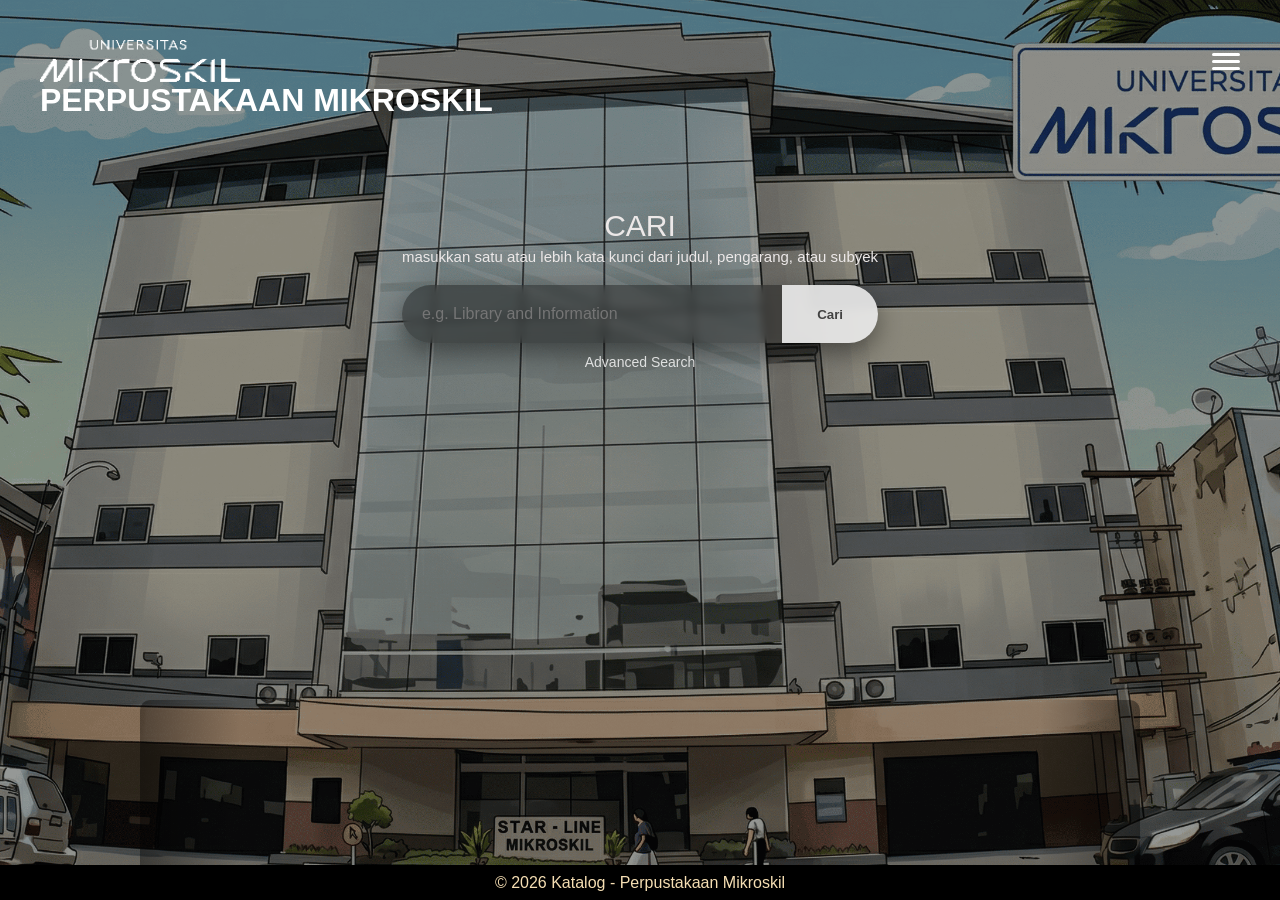
<file: index.html>
<!doctype html>
<html lang="en">

<head>
  <meta charset="UTF-8" />
  <meta name="viewport" content="width=device-width, initial-scale=1.0" />
  <title>Katalog Perpustakaan</title>
  <link rel="stylesheet" href="css/style-user.css" />
</head>

<body>
  <div id="bg-slide" class="bg-slide">
    <div class="bg-trans">
      <header class="navbar">
        <div class="navbar-inner">
          <a href="index.html" class="logo">
            <img src="src/logo mikro putih.webp" alt="Logo Mikro" />
          </a>
          <input type="checkbox" id="navToggle" class="nav-toggle" />
          <label for="navToggle" class="hamburger">
            <span></span>
            <span></span>
            <span></span>
          </label>
          <nav>
            <ul class="nav-menu">
              <li class="judul-nav">MENU</li>
              <li><a href="#" id="themeToggle">🌙 Dark Mode</a></li>
              <li><a href="index.html" class="active">Home</a></li>
              <li><a href="user-galeri.html">Galeri</a></li>
              <li><a href="user-contact.html">Contact Us</a></li>
              <li class="admin-menu"><a href="admin-login.html">Login Admin</a></li>
            </ul>
          </nav>
          <div class="nav-overlay"></div>
        </div>
        <div class="header-content">
          <h1>PERPUSTAKAAN MIKROSKIL</h1>
        </div>
      </header>
      <main>
        <section class="hero">
          <div class="search-container">
            <h1>CARI</h1>
            <p>masukkan satu atau lebih kata kunci dari judul, pengarang, atau subyek</p>
            <div class="search" id="SearchInput">
              <input type="text" placeholder="e.g. Library and Information" />
              <button id="SearchButton">Cari</button>
            </div>
            <div class="advanced-btn">
              <a href="#" id="openAdvancedSearch">Advanced Search</a>
            </div>
          </div>
        </section>
        <section class="book-slider">
          <div class="book-track" id="bookTrack"></div>
        </section>
      </main>
      <footer>
        <p>&copy; 2026 Katalog - Perpustakaan Mikroskil</p>
      </footer>
    </div>
  </div>
  <script src="js/script.js"></script>
</body>

</html>
</file>
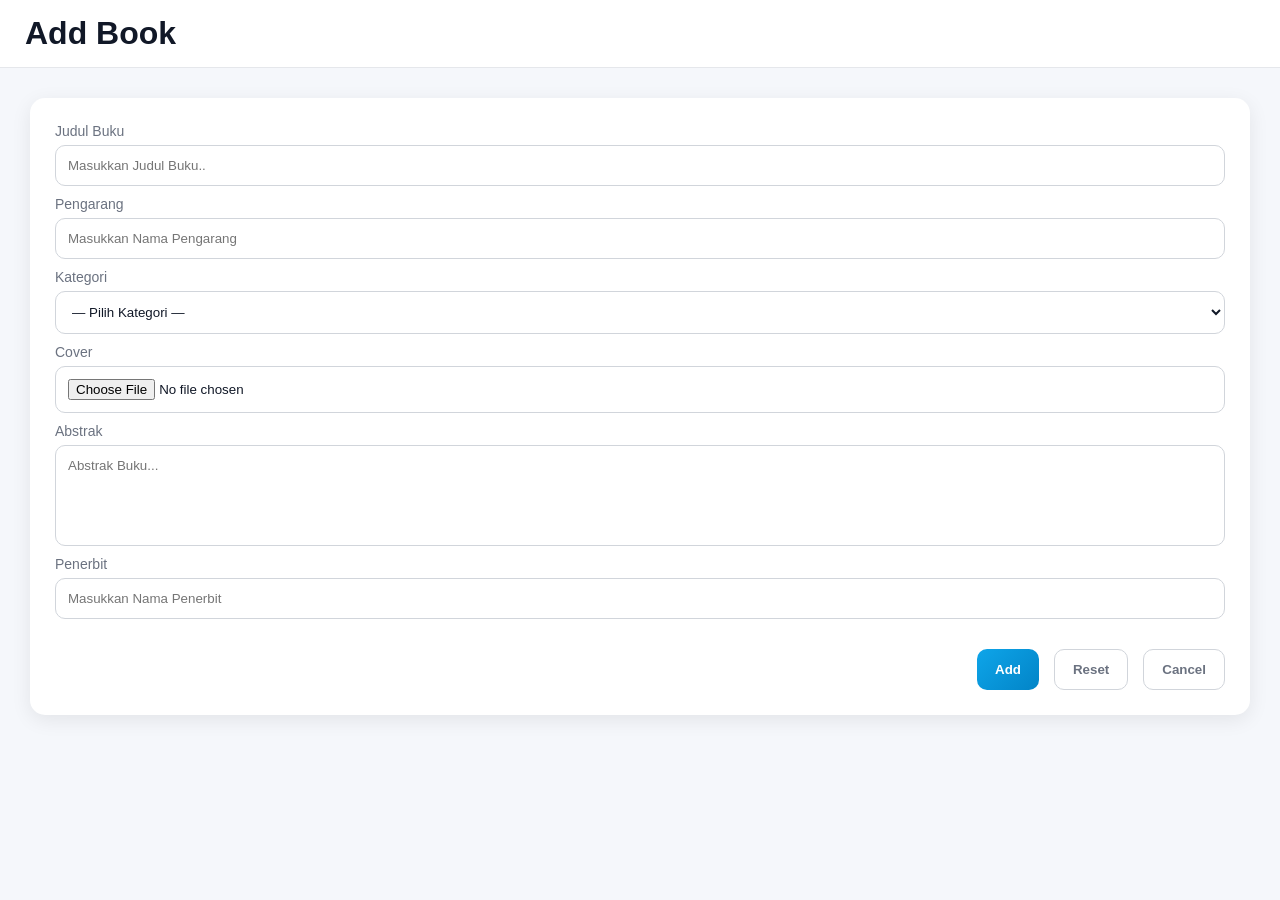
<file: admin-add-book.html>
<!DOCTYPE html>
<html lang="en">

<head>
  <meta charset="UTF-8" />
  <meta name="viewport" content="width=device-width, initial-scale=1.0" />
  <title>Katalog Perpustakaan</title>
  <link rel="stylesheet" href="css/style-admin.css" />
</head>

<body>
  <div class="container">
    <div class="main-content-add-book">
      <header class="topbar">
        <h1>Add Book</h1>
        <label for="navToggle" class="hamburger">
          <span></span>
          <span></span>
          <span></span>
        </label>
      </header>
      <main>
        <section class="card">
          <form id="formTambah" action="#" method="get" class="form-card">
            <div class="form-group">
              <label for="judul_buku">Judul Buku</label>
              <input type="text" id="judul_buku" name="judul_buku" placeholder="Masukkan Judul Buku.." />
            </div>
            <div class="form-group">
              <label for="pengarang">Pengarang</label>
              <input type="text" id="pengarang" name="pengarang" placeholder="Masukkan Nama Pengarang" />
            </div>
            <div class="form-group">
              <label for="kategori">Kategori</label>
              <select id="kategori" name="kategori" required>
                <option value="">— Pilih Kategori —</option>
                <option value="All">All</option>
                <option value="Fiction">Fiction</option>
                <option value="Kps">KPS</option>
                <option value="Reference">Reference</option>
                <option value="Textbook">Text Book</option>
              </select>
            </div>
            <div class="form-group">
              <label for="cover">Cover</label>
              <input type="file" id="cover" name="cover" />
            </div>
            <div class="form-group full">
              <label for="abstrak">Abstrak</label>
              <textarea id="abstrak" name="abstrak" rows="5" placeholder="Abstrak Buku..."></textarea>
            </div>
            <div class="form-group">
              <label for="penerbit">Penerbit</label>
              <input type="text" id="penerbit" name="penerbit" placeholder="Masukkan Nama Penerbit" />
            </div>
            <div class="form-actions">
              <button type="submit" class="btn btn-primary" onclick="addBook()">Add</button>
              <button type="reset" class="btn btn-outline">Reset</button>
              <button type="button" class="btn btn-outline" onclick="cancelEdit()">Cancel</button>
            </div>
            <div id="formError" style="color: red;"></div>
          </form>
        </section>
      </main>
    </div>
  </div>
  <script src="js/script.js"></script>
</body>

</html>
</file>
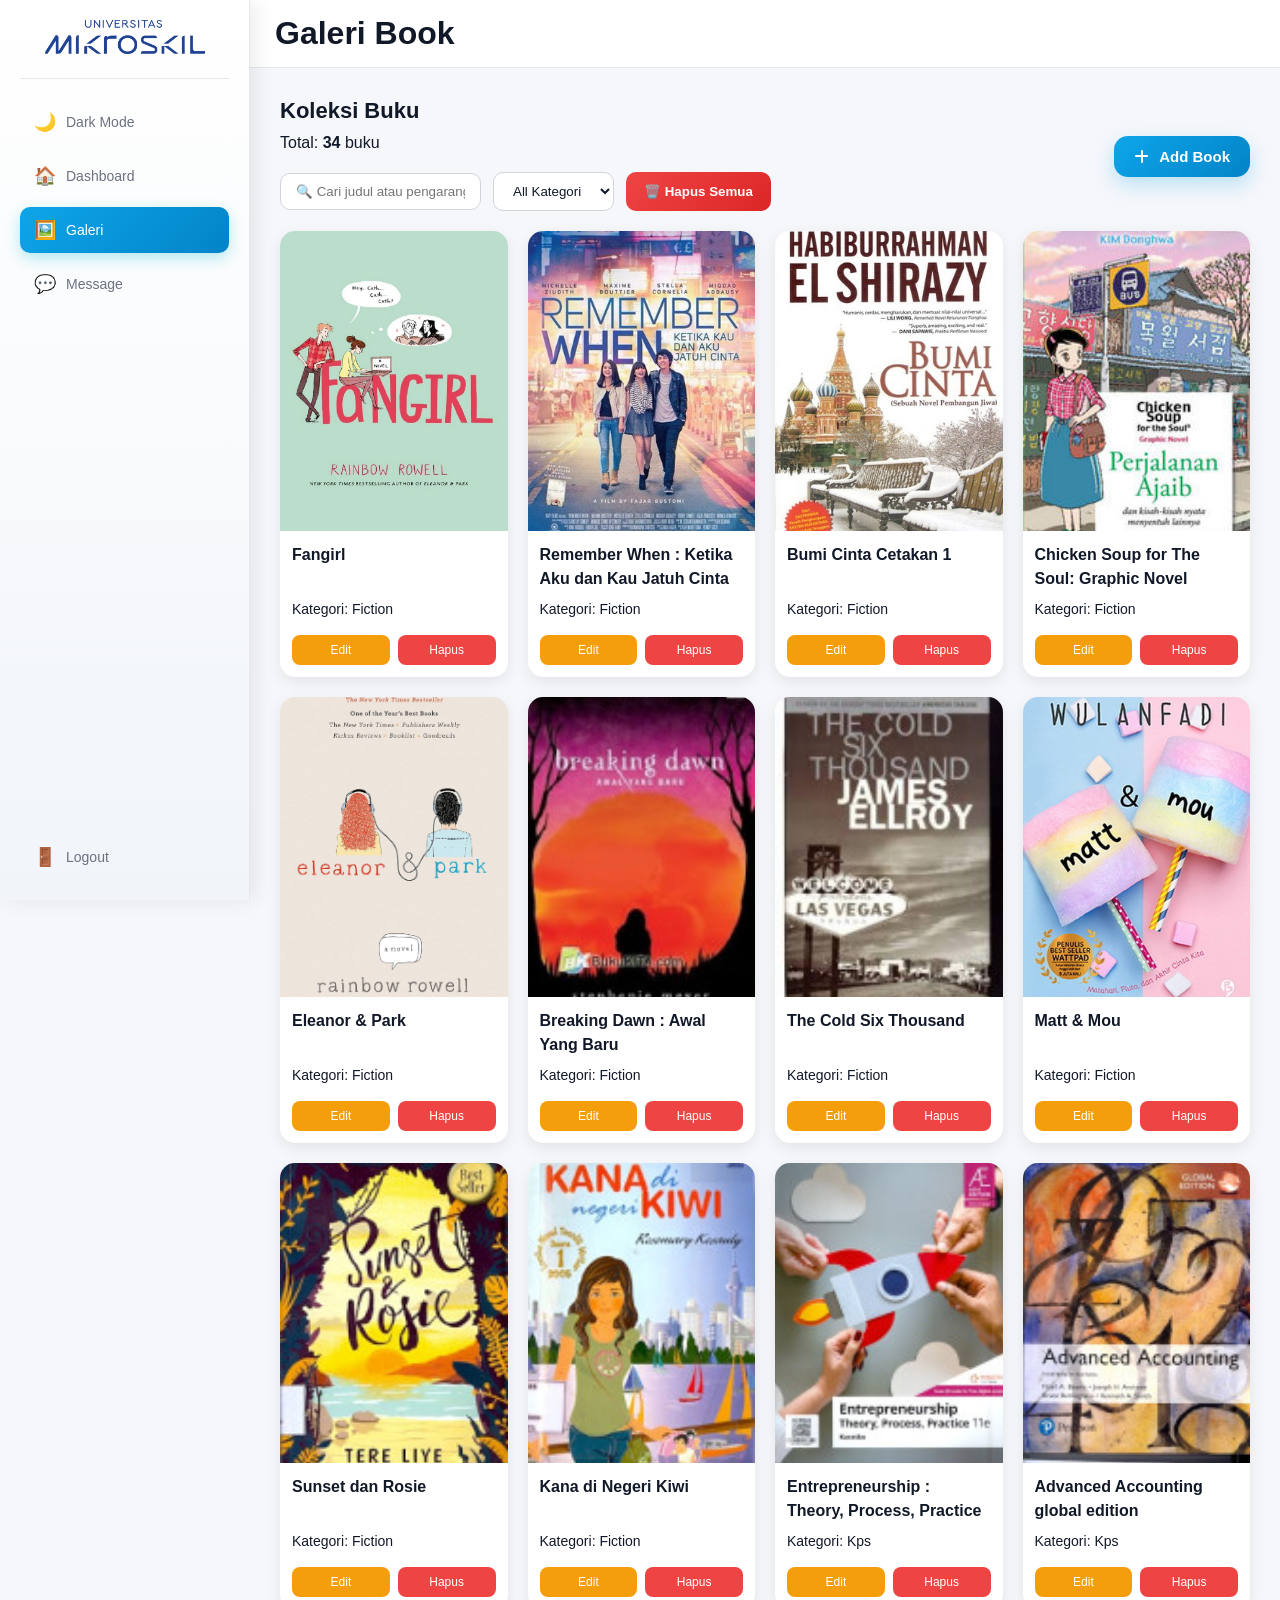
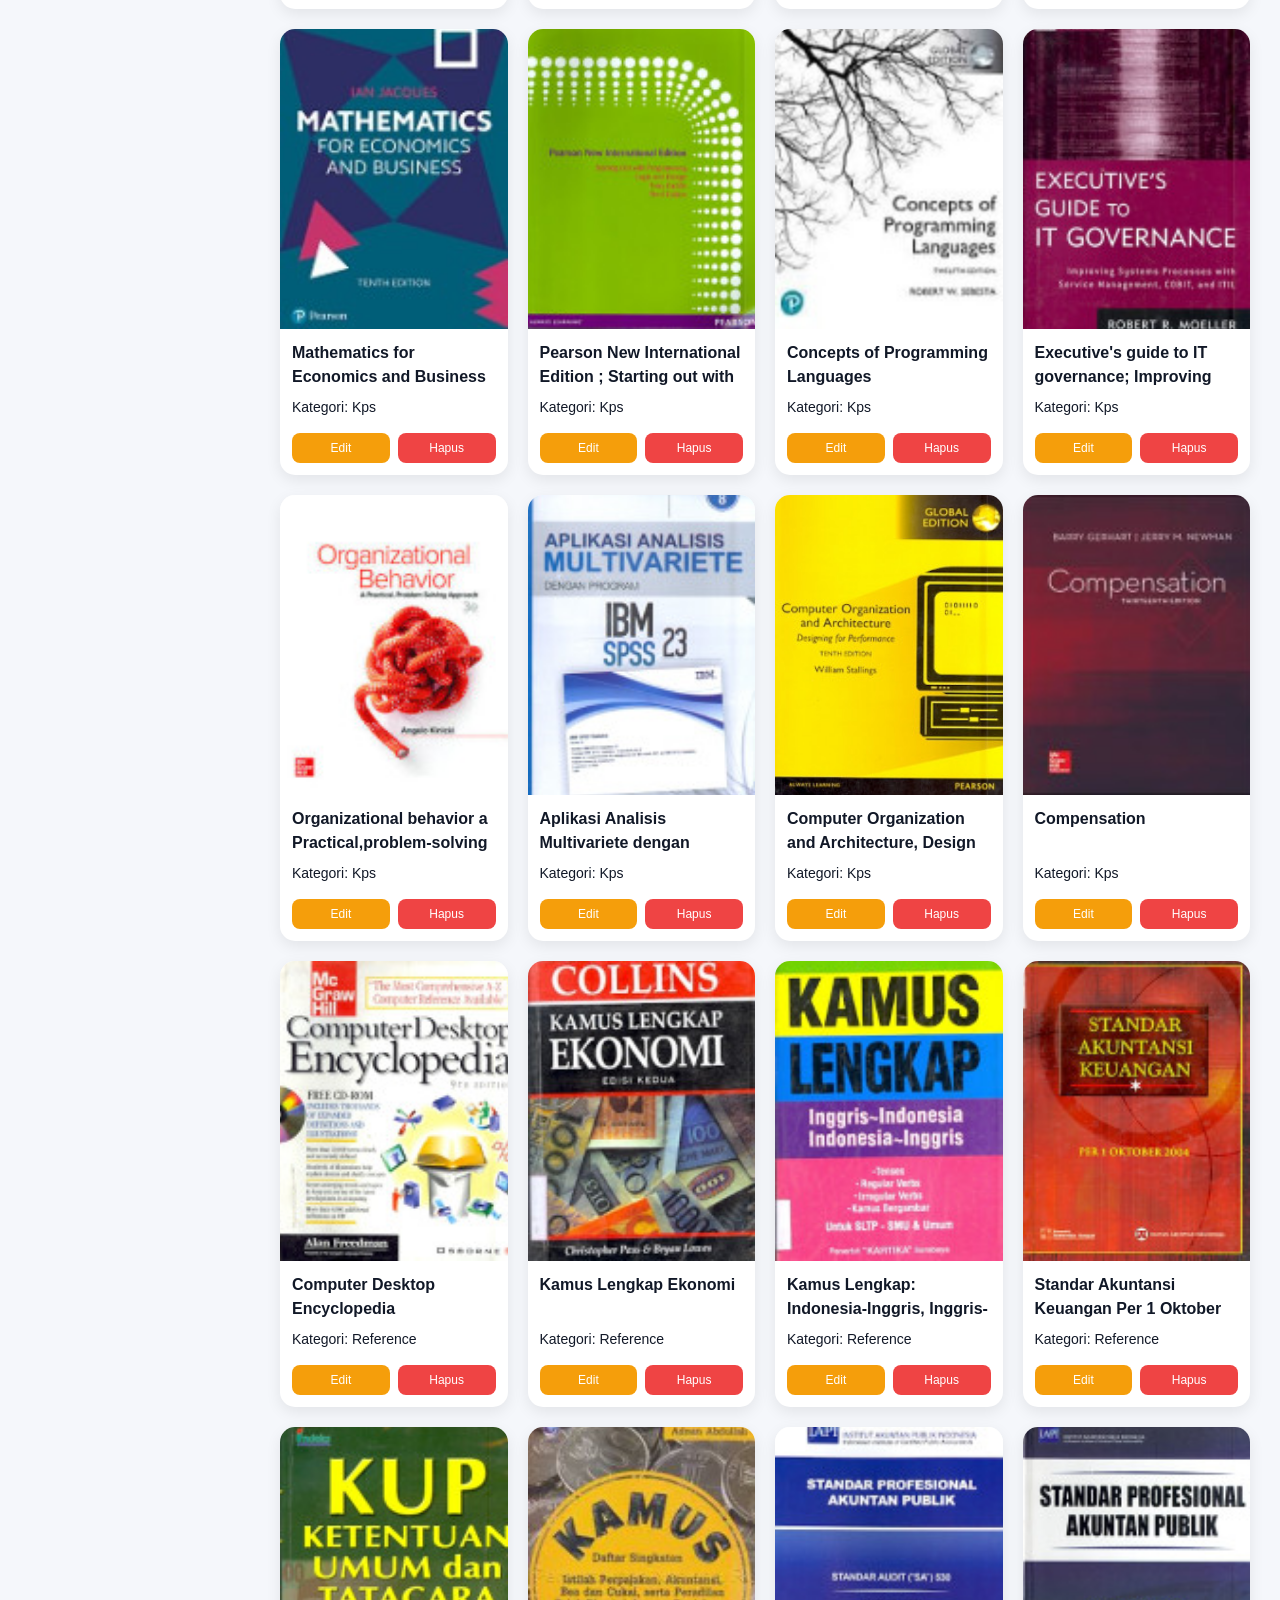
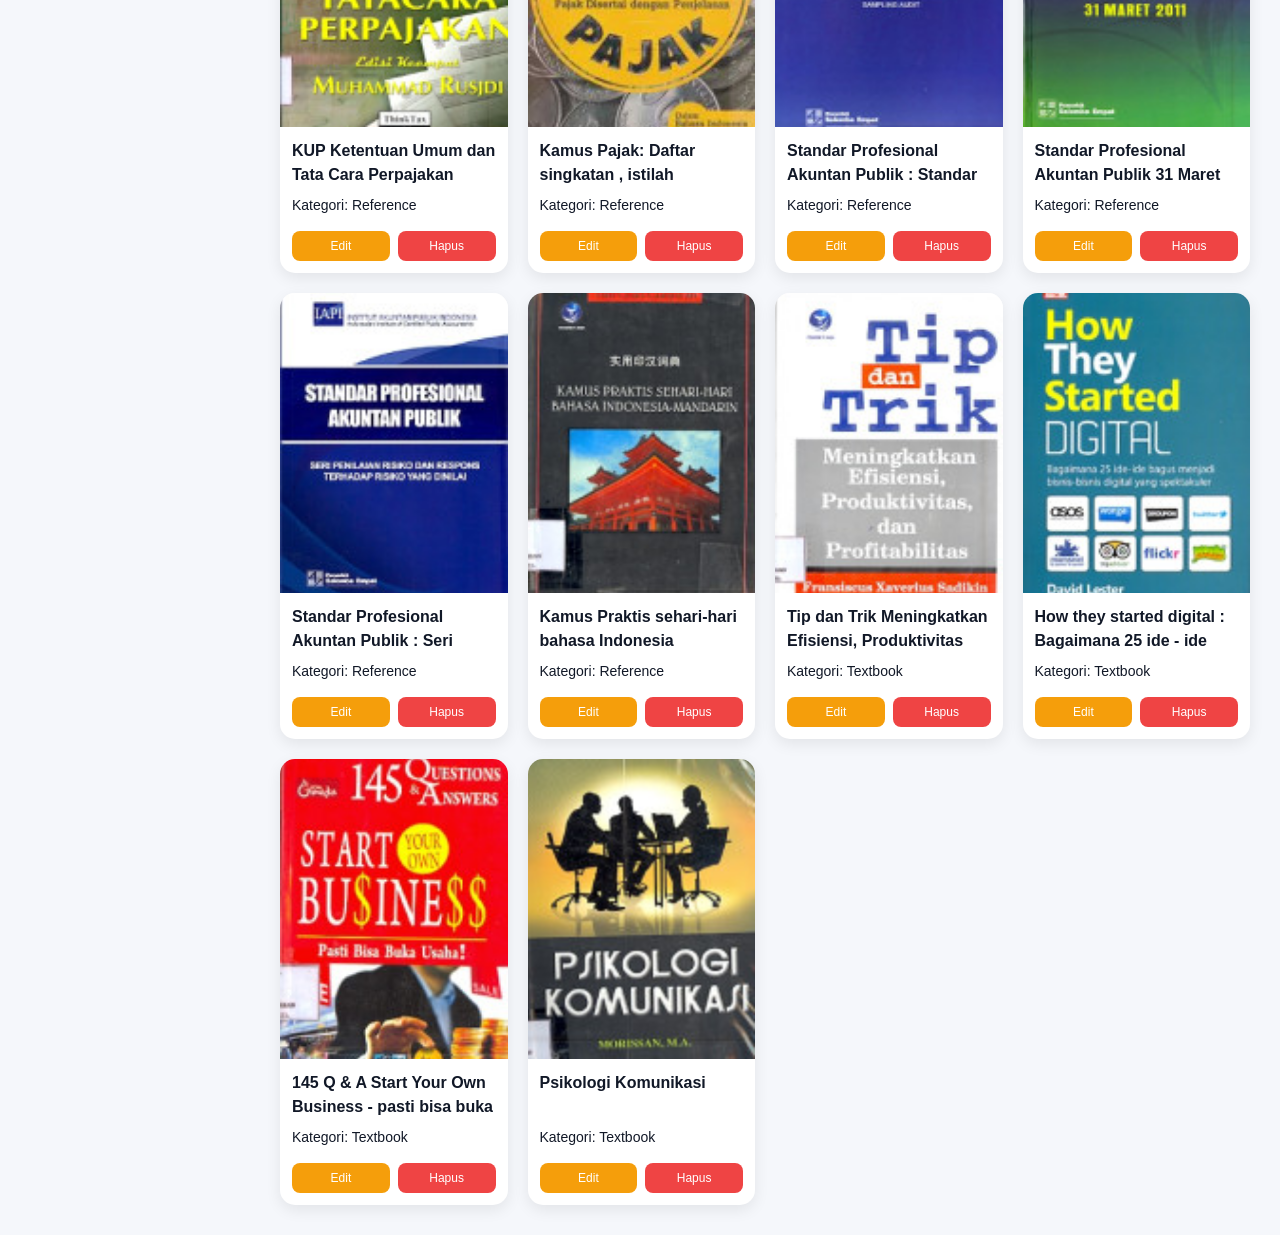
<file: admin-galeri.html>
<!doctype html>
<html lang="en">

<head>
  <meta charset="UTF-8" />
  <meta name="viewport" content="width=device-width, initial-scale=1.0" />
  <title>Katalog Perpustakaan</title>
  <link rel="stylesheet" href="https://cdnjs.cloudflare.com/ajax/libs/font-awesome/6.5.2/css/all.min.css">
  <link rel="stylesheet" href="css/style-admin.css" />
</head>

<body>
  <div class="container">
    <input type="checkbox" id="navToggle" class="nav-toggle" />
    <aside class="sidebar">
      <div class="logo">
        <a href="admin-home.html">
          <img src="src/logo mikro biru.webp" alt="Logo Mikro" />
        </a>
      </div>
      <nav class="nav-menu">
        <ul>
          <li>
            <a href="#" id="themeToggle">
              <span>🌙</span> Dark Mode
            </a>
          </li>
          <li>
            <a href="admin-home.html">
              <span>🏠</span> Dashboard
            </a>
          </li>
          <li>
            <a href="admin-galeri.html" class="active">
              <span>🖼️</span> Galeri
            </a>
          </li>
          <li>
            <a href="admin-message.html">
              <span>💬</span> Message
              <span id="messageBadge" class="message-badge">0</span>
            </a>
          </li>
          <li>
            <a href="index.html">
              <span>🚪</span> Logout
            </a>
          </li>
        </ul>
      </nav>
    </aside>
    <div class="main-content">
      <header class="topbar">
        <h1>Galeri Book</h1>
        <label for="navToggle" class="hamburger">
          <span></span>
          <span></span>
          <span></span>
        </label>
      </header>
      <main>
        <section>
          <div class="gallery-header">
            <h2>Koleksi Buku</h2>
            <p>Total: <strong id="dataCount">0</strong> buku</p>
          </div>
          <div class="gallery-controls">
            <input type="text" id="searchInput" placeholder="🔍 Cari judul atau pengarang..." />
            <select id="filterKategori">
              <option value="">All Kategori</option>
              <option value="Fiction">Fiction</option>
              <option value="Kps">KPS</option>
              <option value="Reference">Reference</option>
              <option value="Textbook">Text Book</option>
            </select>
            <button id="btnHapusSemua">🗑️ Hapus Semua</button>
            <div class="btn-add">
              <a href="admin-add-book.html">
                <i class="fa-solid fa-plus"></i>
                <span>Add Book</span>
              </a>
            </div>
          </div>
          <div class="book-grid" id="bookGridAdmin"></div>
        </section>
      </main>
    </div>
  </div>
  <script src="js/script.js"></script>
</body>

</html>
</file>
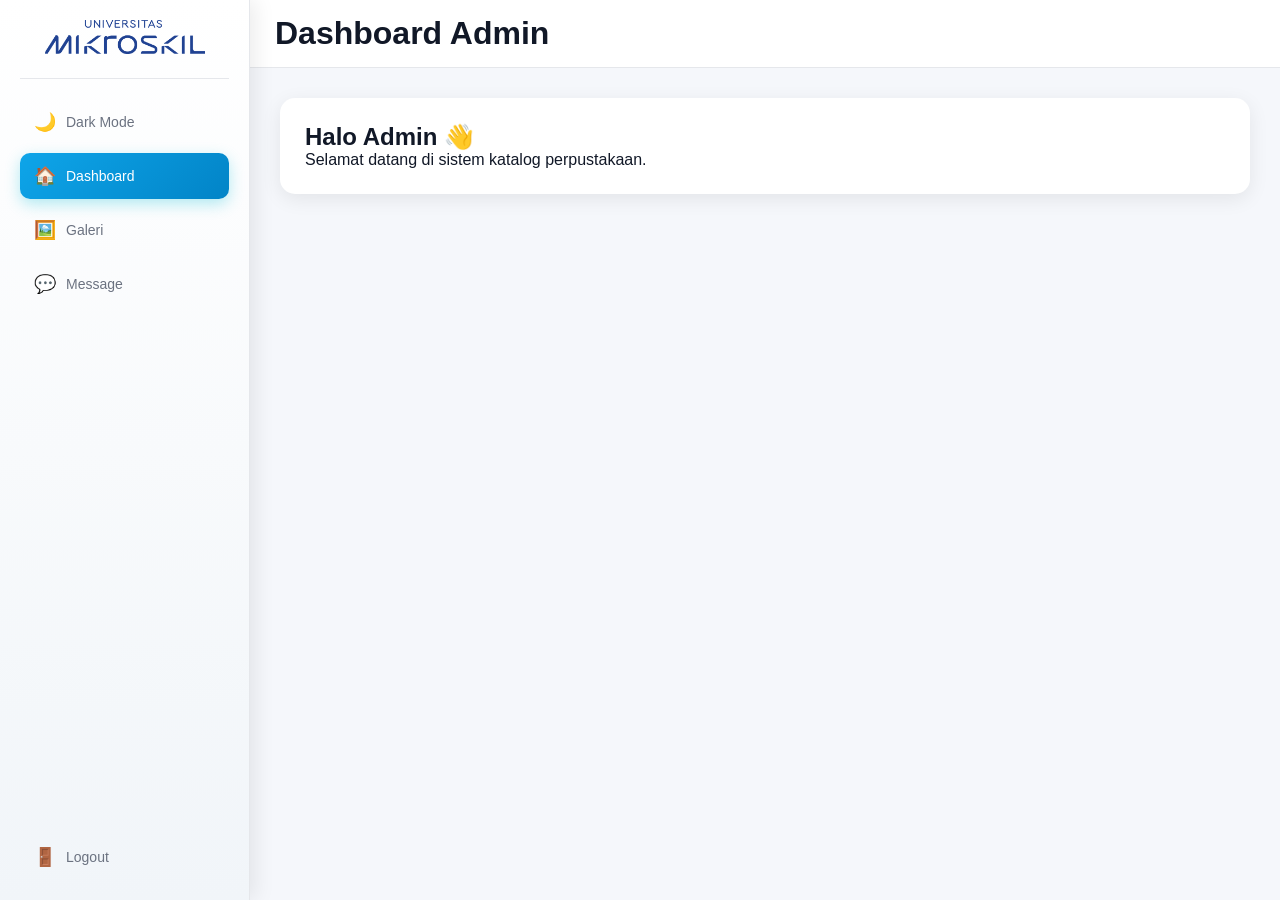
<file: admin-home.html>
<!doctype html>
<html lang="en">

<head>
  <meta charset="UTF-8" />
  <meta name="viewport" content="width=device-width, initial-scale=1.0" />
  <title>Katalog Perpustakaan</title>
  <link rel="stylesheet" href="css/style-admin.css" />
</head>

<body>
  <div class="container">
    <input type="checkbox" id="navToggle" class="nav-toggle" />
    <aside class="sidebar">
      <div class="logo">
        <a href="admin-home.html">
          <img src="src/logo mikro biru.webp" alt="Logo Mikro" />
        </a>
      </div>
      <nav class="nav-menu">
        <ul>
          <li>
            <a href="#" id="themeToggle">
              <span>🌙</span> Dark Mode
            </a>
          </li>
          <li>
            <a href="admin-home.html" class="active">
              <span>🏠</span> Dashboard
            </a>
          </li>
          <li>
            <a href="admin-galeri.html">
              <span>🖼️</span> Galeri
            </a>
          </li>
          <li>
            <a href="admin-message.html">
              <span>💬</span> Message
              <span id="messageBadge" class="message-badge">0</span>
            </a>
          </li>
          <li>
            <a href="index.html">
              <span>🚪</span> Logout
            </a>
          </li>
        </ul>
      </nav>
    </aside>

    <!-- ================= MAIN CONTENT ================= -->
    <div class="main-content">

      <!-- HEADER -->
      <header class="topbar">
        <h1>Dashboard Admin</h1>
        <!-- HUBERGER -->
        <label for="navToggle" class="hamburger">
          <span></span>
          <span></span>
          <span></span>
        </label>
      </header>

      <!-- MAIN -->
      <main>

        <!-- CARD WELCOME -->
        <section class="card">
          <h2>Halo Admin 👋</h2>
          <p>Selamat datang di sistem katalog perpustakaan.</p>
        </section>

      </main>

    </div>

  </div>

  <script src="js/script.js"></script>
</body>

</html>
</file>
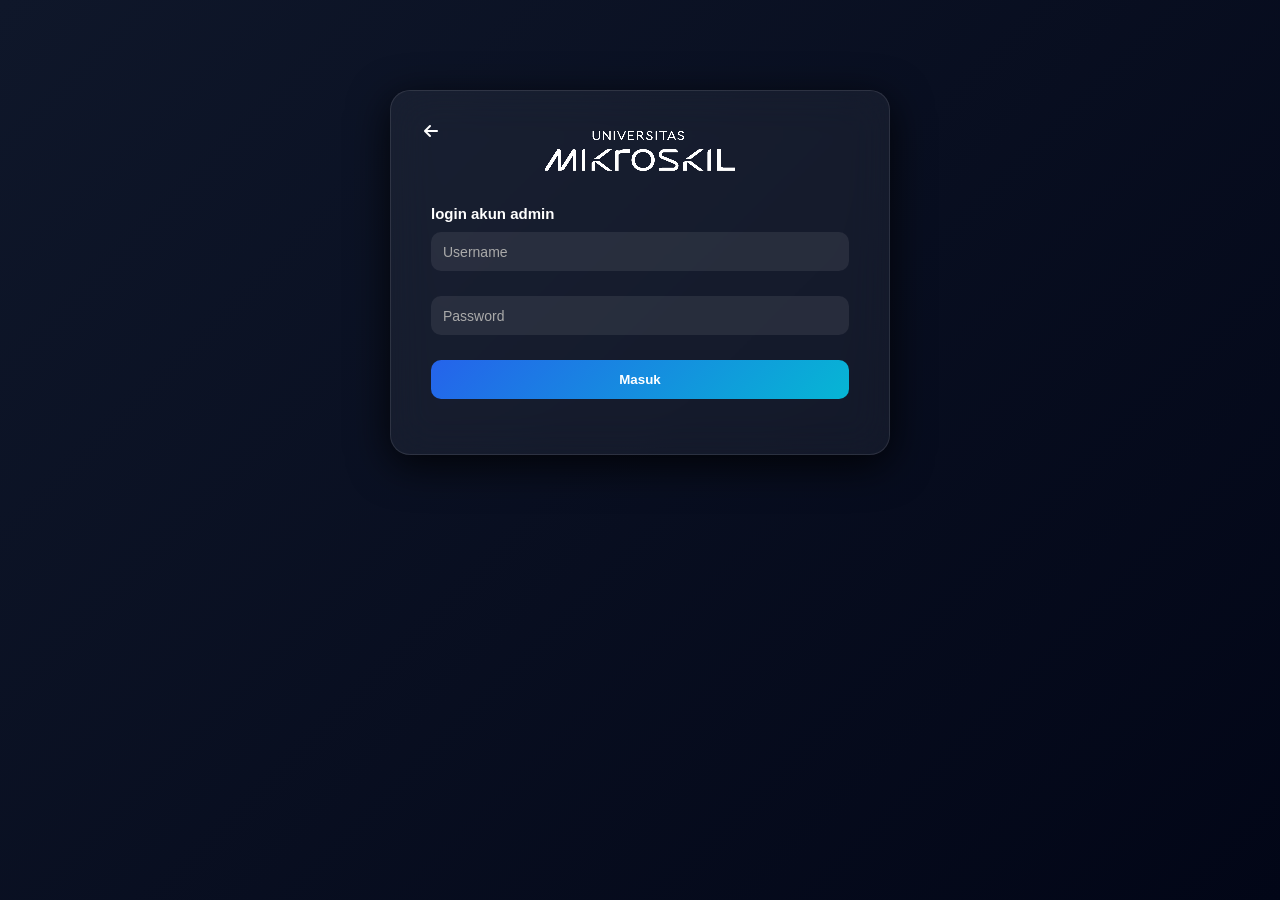
<file: admin-login.html>
<!DOCTYPE html>
<html lang="en">

<head>
    <meta charset="UTF-8">
    <meta name="viewport" content="width=device-width, initial-scale=1.0">
    <title>Login</title>
    <link rel="stylesheet" href="https://cdnjs.cloudflare.com/ajax/libs/font-awesome/6.5.2/css/all.min.css">
    <link rel="stylesheet" href="css/style-login.css">
</head>

<body>
    <div class="login-container">
        <form class="login-box" id="loginForm">
            <a href="index.html" class="back-circle">
                <i class="fa-solid fa-arrow-left"></i>
            </a>
            <img src="src/logo mikro putih.webp" alt="Logo Mikro">
            <h2>login akun admin</h2>
            <div class="input-group">
                <input type="text" id="username" required>
                <label>Username</label>
            </div>
            <div class="input-group">
                <input type="password" id="password" required>
                <label>Password</label>
            </div>
            <button type="submit" class="button">
                Masuk
            </button>
            <p id="loginMessage"></p>
        </form>
    </div>
    <script src="js/script-login.js"></script>
</body>

</html>
</file>
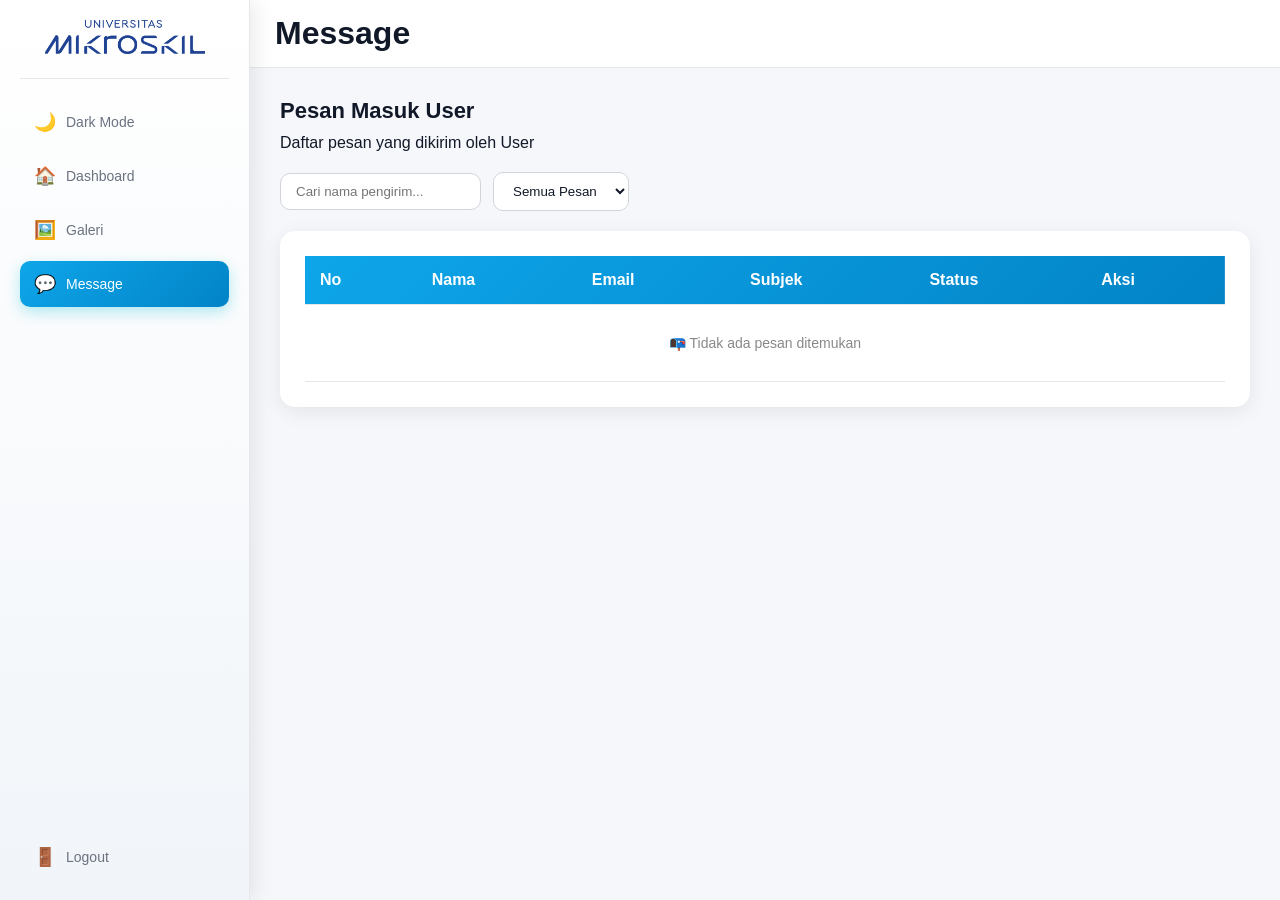
<file: admin-message.html>
<!doctype html>
<html lang="en">

<head>
  <meta charset="UTF-8" />
  <meta name="viewport" content="width=device-width, initial-scale=1.0" />
  <title>Katalog Perpustakaan</title>
  <link rel="stylesheet" href="css/style-admin.css" />
</head>

<body>
  <div class="container">
    <input type="checkbox" id="navToggle" class="nav-toggle" />
    <aside class="sidebar">
      <div class="logo">
        <a href="admin-home.html">
          <img src="src/logo mikro biru.webp" alt="Logo Mikro" />
        </a>
      </div>
      <nav class="nav-menu">
        <ul>
          <li>
            <a href="#" id="themeToggle">
              <span>🌙</span> Dark Mode
            </a>
          </li>
          <li>
            <a href="admin-home.html">
              <span>🏠</span> Dashboard
            </a>
          </li>
          <li>
            <a href="admin-galeri.html">
              <span>🖼️</span> Galeri
            </a>
          </li>
          <li>
            <a href="admin-message.html" class="active">
              <span>💬</span> Message
              <span id="messageBadge" class="message-badge">0</span>
            </a>
          </li>
          <li>
            <a href="index.html">
              <span>🚪</span> Logout
            </a>
          </li>
        </ul>
      </nav>
    </aside>
    <div class="main-content">
      <header class="topbar">
        <h1>Message</h1>
        <label for="navToggle" class="hamburger">
          <span></span>
          <span></span>
          <span></span>
        </label>
      </header>
      <main>
        <div class="gallery-header">
          <h2>Pesan Masuk User</h2>
          <p>Daftar pesan yang dikirim oleh User </p>
        </div>
        <div class="gallery-controls">
          <input type="text" id="searchMessageInput" placeholder="Cari nama pengirim..." />
          <select id="filterStatus">
            <option value="">Semua Pesan</option>
            <option value="Belum Dibaca">Belum Dibaca</option>
            <option value="Sudah Dibaca">Sudah Dibaca</option>
          </select>
        </div>
        <div class="card table-container">
          <table class="message-table">
            <thead>
              <tr>
                <th>No</th>
                <th>Nama</th>
                <th>Email</th>
                <th>Subjek</th>
                <th>Status</th>
                <th>Aksi</th>
              </tr>
            </thead>
            <tbody id="messageTableBody"></tbody>
          </table>
        </div>
      </main>
    </div>
  </div>
  <div id="messagePopup" class="message-popup">
    <div class="message-popup-content">
      <button id="closeMessagePopup" class="close-btn">
        &times;
      </button>
      <h2>Detail Pesan</h2>
      <div class="message-detail-card">
        <div class="message-header">
          <div class="message-avatar" id="detailAvatar"></div>
          <div class="message-header-info">
            <h3 id="detailNama"></h3>
            <p id="detailEmail"></p>
          </div>
        </div>
        <div class="message-meta">
          <div class="meta-item">
            <span>📌 Subjek</span>
            <strong id="detailSubjek"></strong>
          </div>
          <div class="meta-item">
            <span>📅 Tanggal</span>
            <strong id="detailTanggal"></strong>
          </div>
        </div>
        <div class="message-content">
          <h4>Isi Pesan</h4>
          <p id="detailPesan"></p>
        </div>
      </div>
    </div>
  </div>
  <script src="js/script.js"></script>
</body>

</html>
</file>
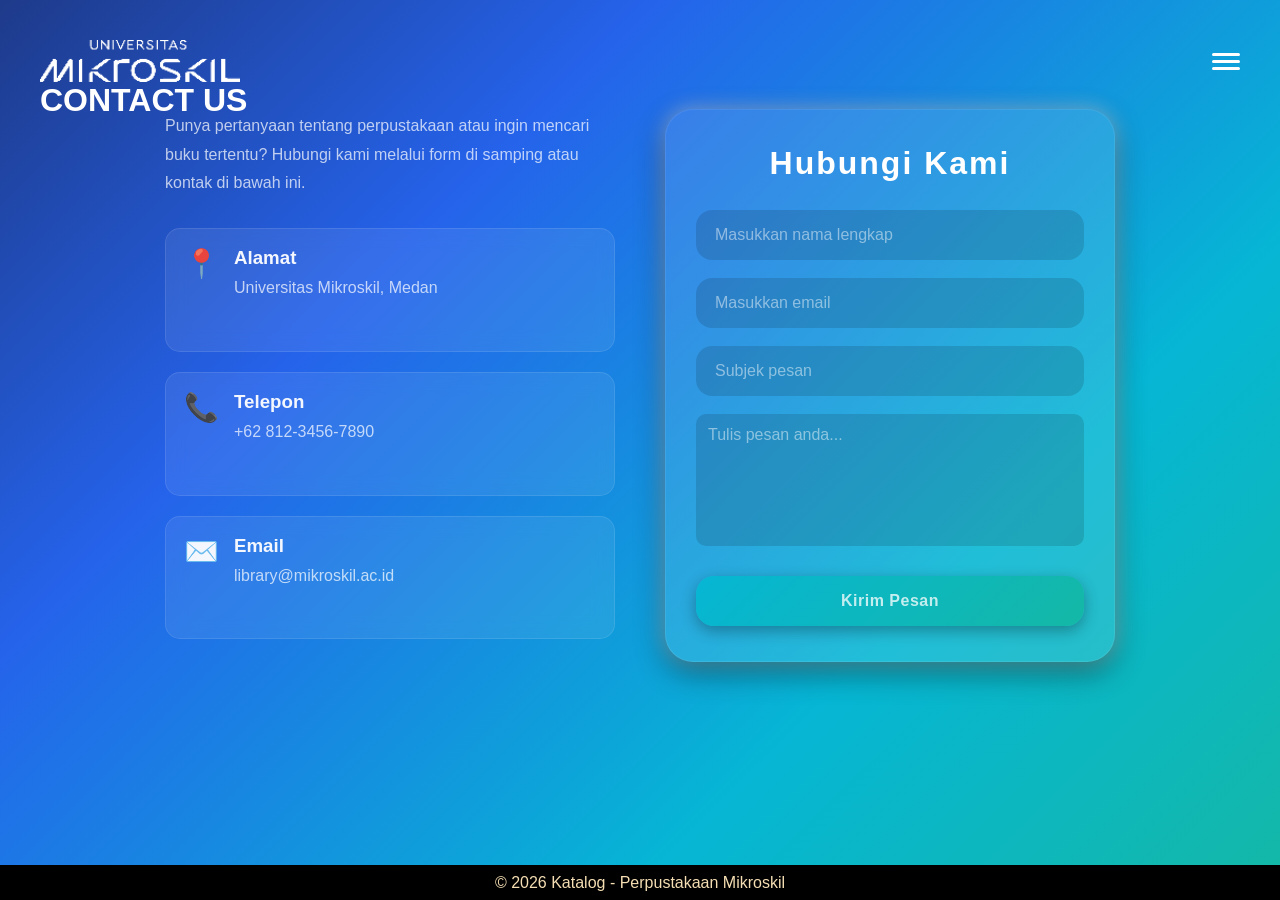
<file: user-contact.html>
<!doctype html>
<html lang="en">

<head>
    <meta charset="UTF-8" />
    <meta name="viewport" content="width=device-width, initial-scale=1.0" />
    <title>Galeri Koleksi - Perpustakaan Mikroskil</title>
    <link rel="stylesheet" href="css/style-user.css" />
</head>

<body>
    <div class="bg-contact">
        <header class="navbar">
            <div class="navbar-inner">
                <a href="index.html" class="logo">
                    <img src="src/logo mikro putih.webp" alt="Logo Mikro" />
                </a>
                <input type="checkbox" id="navToggle" class="nav-toggle" />
                <label for="navToggle" class="hamburger">
                    <span></span>
                    <span></span>
                    <span></span>
                </label>
                <nav>
                    <ul class="nav-menu">
                        <li class="judul-nav">MENU</li>
                        <li><a href="#" id="themeToggle">🌙 Dark Mode</a></li>
                        <li><a href="index.html">Home</a></li>
                        <li><a href="user-galeri.html">Galeri</a></li>
                        <li><a href="user-contact.html" class="active">Contact Us</a></li>
                        <li class="admin-menu"><a href="admin-login.html">Login Admin</a></li>
                    </ul>
                </nav>

                <div class="nav-overlay"></div>
            </div>
            <div class="header-content">
                <h1>CONTACT US</h1>
            </div>
        </header>
        <main>
            <section class="contact-wrapper">
                <div class="contact-info">
                    <p>
                        Punya pertanyaan tentang perpustakaan atau ingin mencari buku tertentu?
                        Hubungi kami melalui form di samping atau kontak di bawah ini.
                    </p>
                    <div class="info-box">
                        <span>📍</span>
                        <div>
                            <h3>Alamat</h3>
                            <p>Universitas Mikroskil, Medan</p>
                        </div>
                    </div>

                    <div class="info-box">
                        <span>📞</span>
                        <div>
                            <h3>Telepon</h3>
                            <p>+62 812-3456-7890</p>
                        </div>
                    </div>

                    <div class="info-box">
                        <span>✉️</span>
                        <div>
                            <h3>Email</h3>
                            <p>library@mikroskil.ac.id</p>
                        </div>
                    </div>
                </div>
                <div class="pop-up-container contact-card">
                    <h2>Hubungi Kami</h2>
                    <form id="contactForm">
                        <input type="text" id="nama" placeholder="Masukkan nama lengkap" required>
                        <input type="email" id="email" placeholder="Masukkan email" required>
                        <input type="text" id="subject" placeholder="Subjek pesan" required>
                        <textarea id="message" placeholder="Tulis pesan anda..." rows="6" required></textarea>
                        <button type="submit">Kirim Pesan</button>
                    </form>
                </div>
            </section>
        </main>
    </div>
    <footer>
        <p>&copy; 2026 Katalog - Perpustakaan Mikroskil</p>
    </footer>
    <script src="js/script.js"></script>
</body>

</html>
</file>
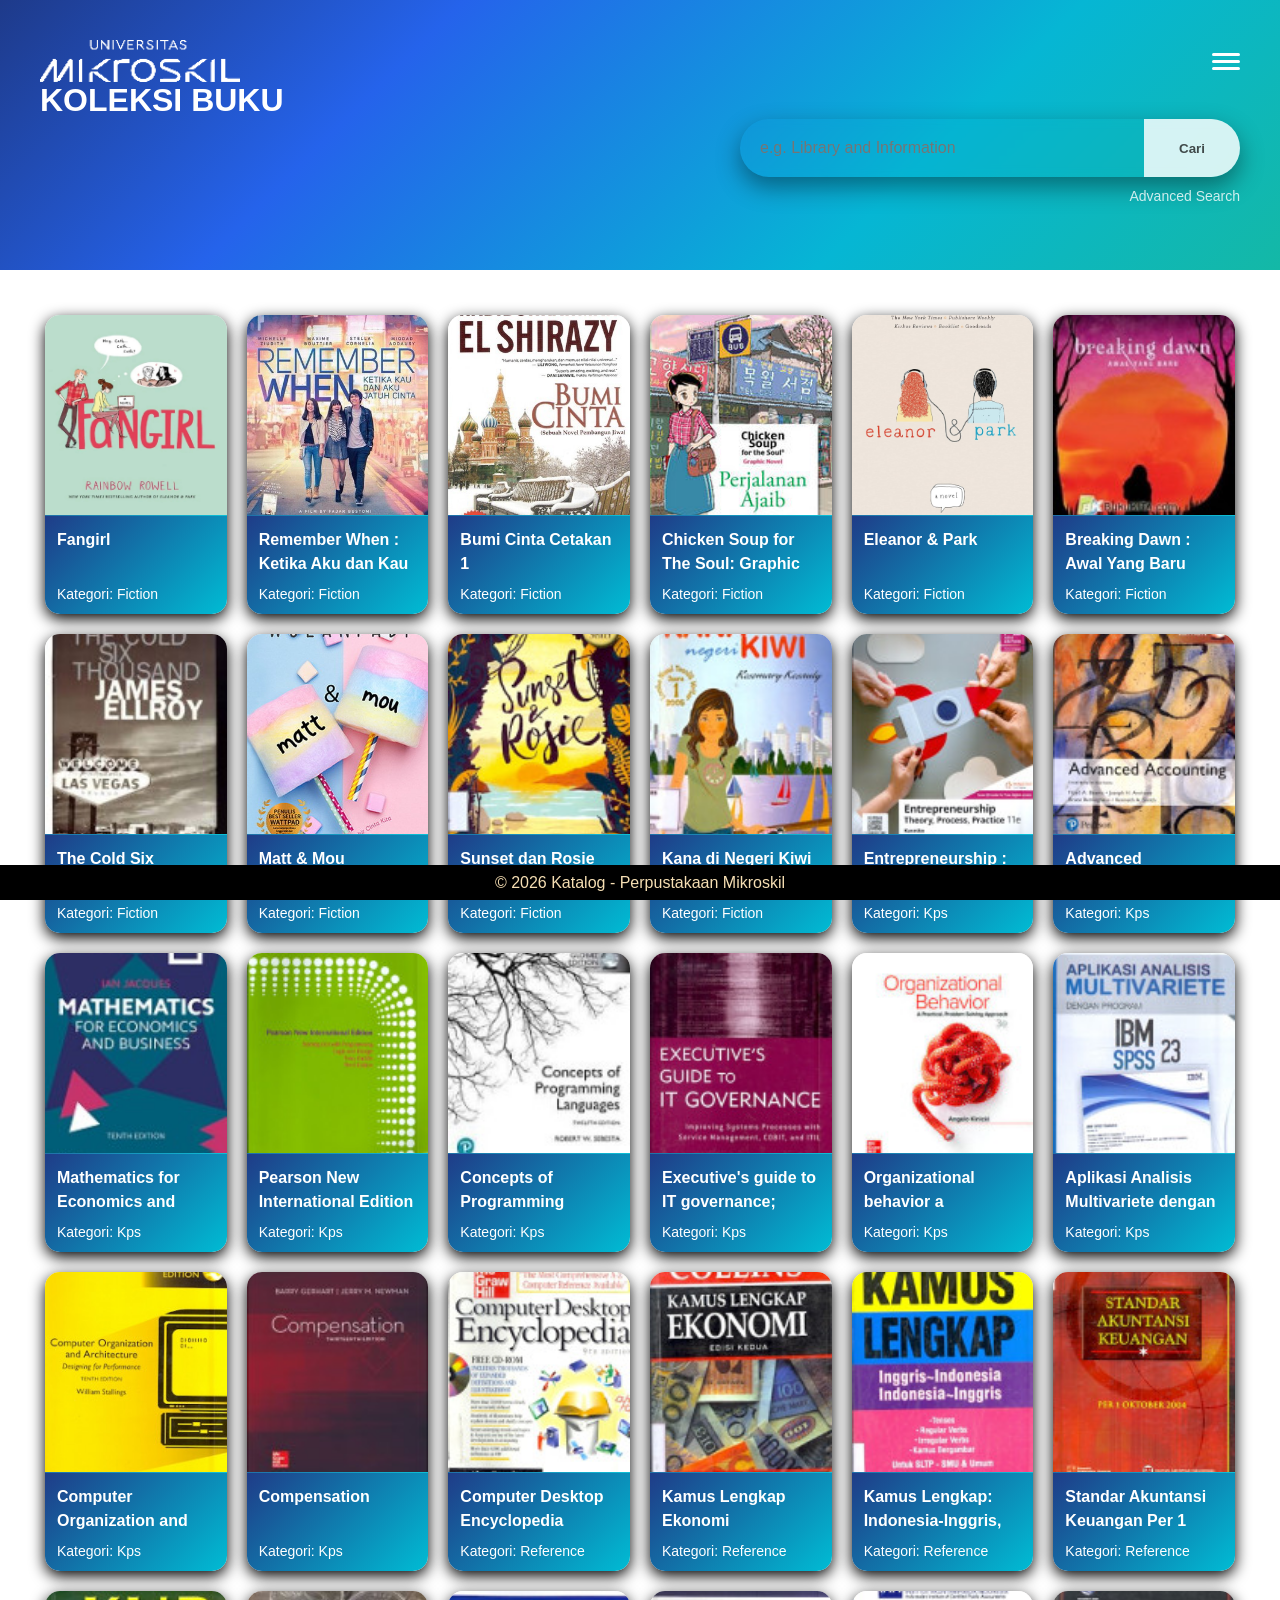
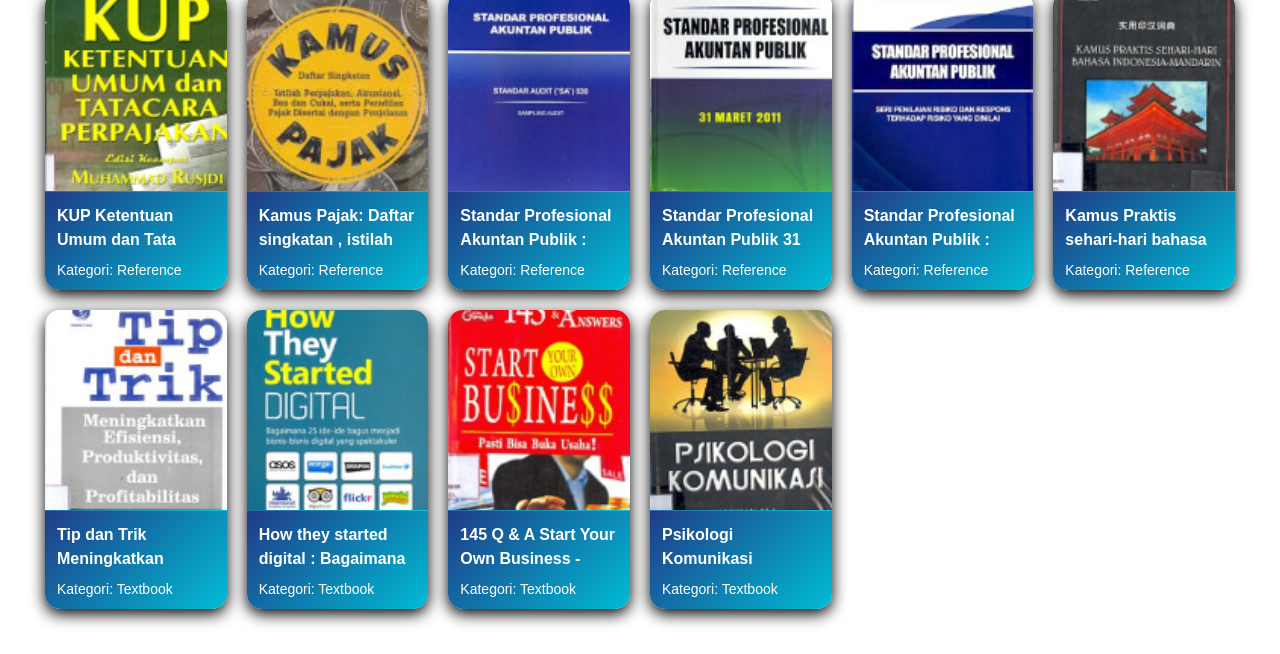
<file: user-galeri.html>
<!doctype html>
<html lang="en">

<head>
    <meta charset="UTF-8" />
    <meta name="viewport" content="width=device-width, initial-scale=1.0" />
    <title>Galeri Koleksi - Perpustakaan Mikroskil</title>
    <link rel="stylesheet" href="css/style-user.css" />
</head>

<body>
    <div class="bg-header-galeri">
        <header class="navbar">
            <div class="navbar-inner">
                <a href="index.html" class="logo">
                    <img src="src/logo mikro putih.webp" alt="Logo Mikro" />
                </a>
                <input type="checkbox" id="navToggle" class="nav-toggle" />
                <label for="navToggle" class="hamburger">
                    <span></span>
                    <span></span>
                    <span></span>
                </label>
                <nav>
                    <ul class="nav-menu">
                        <li class="judul-nav">MENU</li>
                        <li><a href="#" id="themeToggle">🌙 Dark Mode</a></li>
                        <li><a href="index.html">Home</a></li>
                        <li><a href="user-galeri.html" class="active">Galeri</a></li>
                        <li><a href="user-contact.html">Contact Us</a></li>
                        <li class="admin-menu"><a href="admin-login.html">Login Admin</a></li>
                    </ul>
                </nav>
                <div class="nav-overlay"></div>
            </div>
            <div class="header-content">
                <h1>KOLEKSI BUKU</h1>
            </div>
            <div class="user-controls">
                <div class="search" id="SearchInput">
                    <input type="text" placeholder="e.g. Library and Information" />
                    <button id="SearchButton">Cari</button>
                </div>
                <div class="advanced-btn">
                    <a href="#" id="openAdvancedSearch">Advanced Search</a>
                </div>
            </div>
        </header>
    </div>
    <main class="galeri-container">
        <div class="book-grid" id="bookGridUser"></div>
    </main>
    <footer>
        <p>&copy; 2026 Katalog - Perpustakaan Mikroskil</p>
    </footer>
    <form id="advancedModal" class="advanced-modal">
        <div class="advanced-content">
            <button type="button" class="close-advanced">&times;</button>
            <h2>🔍 Advanced Search</h2>
            <div class="advanced-form">
                <div class="form-group">
                    <label>Judul Buku</label>
                    <input type="text" id="filterTitle" placeholder="e.g. Pemrograman Web">
                </div>
                <div class="form-group">
                    <label>Kategori</label>
                    <select id="filterCategory">
                        <option value="" selected>Semua Kategori</option>
                        <option value="Fiction">Fiction</option>
                        <option value="Kps">Kps</option>
                        <option value="Reference">Reference</option>
                        <option value="Textbook">Textbook</option>
                    </select>
                </div>
                <div class="form-group">
                    <label>Pengarang</label>
                    <input type="text" id="filterAuthor" placeholder="e.g. Ucok Baba">
                </div>

                <div class="form-group">
                    <label>Penerbit</label>
                    <input type="text" id="filterPublisher" placeholder="e.g. Grandmedia">
                </div>

                <div class="form-group">
                    <label>Tahun Terbit</label>
                    <input type="text" id="filterYear" maxlength="4" placeholder="e.g. 2024">
                </div>
                <button type="submit" id="btnAdvancedSearch" class="btn-search">
                    Cari Buku
                </button>
            </div>
        </div>
    </form>
    <script src="js/script.js"></script>
</body>

</html>
</file>
<file: css/style-user.css>
/* ================= THEME TRANSITION ================= */
body,
.nav-menu,
.search,
.search input,
.search button,
.book-card,
.book-info,
.pop-up-container,
footer,
.nav-menu li a,
.bg-header-galeri,
.pop-up-container input,
select.komponen-advanced {
  transition:
    background 0.4s ease,
    background-color 0.4s ease,
    color 0.4s ease,
    border-color 0.4s ease,
    box-shadow 0.4s ease;
}

.dark-mode {
  --text: #000000;
  --body-bg: #0f172a;
  --overlay-dark: rgba(0, 0, 0, 0.6);
  --overlay-dark-light: rgba(255, 255, 255, 0.105);
  --overlay-dark-strong: rgba(0, 0, 0, 0.75);
  --glass-white: rgba(255, 255, 255, 0.06);
  --glass-border: rgba(255, 255, 255, 0.12);
  --glass-hover: rgba(255, 255, 255, 0.12);
  --glass-active: rgba(255, 255, 255, 0.18);
  --text-primary: #f8fafc;
  --text-secondary: #cbd5e1;
  --search-bg: rgba(0, 0, 0, 0.203);
  --search-focus: rgba(0, 0, 0, 0.53);
  --search-btn: rgba(0, 0, 0, 0.998);
  --search-btn-hover: rgb(255, 255, 255);
  --search-text: rgba(255, 255, 255, 0.855);
  --search-text-hover: rgba(0, 0, 0, 0.814);
  --shadow-dark: rgba(0, 0, 0, 0.5);
  --shadow-strong: rgba(0, 0, 0, 0.7);
  --shadow-card: rgba(0, 0, 0, 0.201);
  --shadow-hover: rgba(0, 0, 0, 0.6);
  --bg-card: #2a2a2a;
  --gradient-blue: #0f172a;
  --gradient-blue-light: #1e293b;
  --gradient-cyan: #0f766e;
  --gradient-teal: #134e4a;
  --gradient-card-1: #1e293b;
  --gradient-card-2: #0f766e;
  --popup-bg: rgba(9, 9, 9, 0.234);
  --popup-input: rgba(255, 255, 255, 0.08);
  --popup-input-hover: rgba(255, 255, 255, 0.14);
  --popup-border: rgba(255, 255, 255, 0.12);
  --popup-text: #ffffff;
  --popup-placeholder: rgba(255, 255, 255, 0.45);
  --popup-btn-bg: #ffffff;
  --popup-btn-text: #000000;
  --popup-option-bg: #1f1f1f;
  --popup-option-text: #ffffff;
  --footer-bg: #020617;
}

:root {
  --text: #000000;
  --body-bg: #ffffff;
  --overlay-dark: rgba(0, 0, 0, 0.4);
  --overlay-dark-light: rgba(0, 0, 0, 0.13);
  --overlay-dark-strong: rgba(0, 0, 0, 0.5);
  --glass-white: rgba(255, 255, 255, 0.08);
  --glass-border: rgba(255, 255, 255, 0.2);
  --glass-hover: rgba(255, 255, 255, 0.15);
  --glass-active: rgba(255, 255, 255, 0.25);
  --text-primary: #000000;
  --text-secondary: #232222ce;
  --search-bg: rgba(3, 3, 3, 0.383);
  --search-focus: #ffffff57;
  --search-btn: rgba(255, 255, 255, 0.828);
  --search-btn-hover: #000000a6;
  --shadow-dark: rgba(0, 0, 0, 0.404);
  --shadow-strong: rgba(0, 0, 0, 0.5);
  --shadow-card: rgba(0, 0, 0, 1);
  --shadow-hover: rgba(0, 0, 0, 0.4);
  --search-text: rgba(0, 0, 0, 0.703);
  --search-text-hover: rgba(255, 255, 255, 0.839);
  --bg-card: #fffdfd;
  --gradient-blue: #1e3a8a;
  --gradient-blue-light: #2563eb;
  --gradient-cyan: #06b6d4;
  --gradient-teal: #14b8a6;
  --gradient-card-1: #1f3c88;
  --gradient-card-2: #00bcd4;
  --popup-bg: rgba(255, 255, 255, 0.11);
  --popup-input: rgba(0, 0, 0, 0.162);
  --popup-input-hover: rgba(255, 255, 255, 0.012);
  --popup-border: rgba(246, 246, 246, 0.08);
  --popup-text: #ffffff;
  --popup-placeholder: rgba(255, 255, 255, 0.45);
  --popup-btn-bg: #000000d5;
  --popup-btn-text: #ffffff;
  --popup-option-bg: #ffffff;
  --popup-option-text: #111827;
  --footer-bg: rgba(0, 0, 0, 0.897);
}

/* ================= RESET ================= */
* {
  margin: 0;
  padding: 0;
  box-sizing: border-box;
  font-family: 'Segoe UI', sans-serif;
}

/* ================= BODY ================= */
body {
  background: var(--body-bg);
  height: 100vh;
}

.bg-slide {
  position: relative;
  height: auto;
  min-height: 100vh;
  background-image: url(../src/bg1.webp);
  background-size: cover;
  background-position: center;
  background-repeat: no-repeat;
  transition: background-image 1s ease-in-out;
}

.bg-trans {
  position: absolute;
  inset: 0;
  background: var(--overlay-dark);
}

/* ================= HEADER ================= */
.navbar {
  position: relative;
  width: 100%;
  padding: 40px;
  z-index: 10;
}

.navbar-inner {
  display: flex;
  justify-content: space-between;
  align-items: center;
  flex-wrap: wrap;
}

.logo {
  display: flex;
  justify-content: center;
}

.logo img {
  width: 200px;
}

nav {
  width: 100%;
  order: 3;
}

.nav-menu {
  list-style: none;
  position: fixed;
  top: 0;
  right: -100%;
  width: 260px;
  height: 100vh;
  display: flex;
  flex-direction: column;
  padding: 34px 25px;
  background: var(--glass-white);
  backdrop-filter: blur(20px);
  border-left: 1px solid var(--glass-border);
  transition: right 0.4s ease;
  z-index: 9;
}

.judul-nav {
  font-size: 25px;
  font-weight: 500;
  letter-spacing: 1px;
  color: white;
  padding: 9px 0;
  margin-bottom: 20px;
  border-bottom: 2px solid rgba(255, 255, 255, 0.772);
}

.admin-menu {
  margin-top: auto;
}

.nav-menu li a {
  display: flex;
  margin-bottom: 10px;
  padding: 12px 15px;
  border-radius: 10px;
  color: white;
  font-size: 16px;
  font-weight: 500;
  text-decoration: none;
  transition: all 0.3s ease;
}

.nav-menu li a:hover {
  background: var(--glass-hover);
  transform: translateX(5px);
}

.nav-menu li a.active {
  background: var(--glass-active);
}

/* ================= HAMBURGER ================= */
.nav-toggle {
  display: none;
}

.hamburger {
  display: flex;
  flex-direction: column;
  gap: 4px;
  cursor: pointer;
  z-index: 10;
}

.hamburger span {
  width: 28px;
  height: 3px;
  background: white;
  border-radius: 10px;
  transition: 0.3s ease;
}

.nav-toggle:checked~nav .nav-menu {
  right: 0;
}

#navToggle:checked~.hamburger span:nth-child(1) {
  transform: rotate(45deg) translate(5px, 5px);
}

#navToggle:checked~.hamburger span:nth-child(2) {
  opacity: 0;
}

#navToggle:checked~.hamburger span:nth-child(3) {
  transform: rotate(-45deg) translate(5px, -5px);
}

.header-content {
  text-align: left;
  color: white;
}

.nav-overlay {
  position: fixed;
  inset: 0;
  background: var(--overlay-dark);
  backdrop-filter: blur(5px);
  opacity: 0;
  pointer-events: none;
  transition: 0.3s;
}

.nav-toggle:checked~.nav-overlay {
  opacity: 1;
  pointer-events: auto;
}

/* ================= MAIN ================= */
main {
  display: flex;
  justify-content: center;
  align-items: center;
}

.hero {
  position: relative;
  display: flex;
  flex-direction: column;
  align-items: center;
  justify-content: center;
  width: 100%;
  max-width: 600px;
  padding: 20px;
  text-align: center;
  animation: fadeIn 1s ease;
}

/* ================= SEARCH ================= */
.search-container {
  min-height: 200px;
  display: flex;
  flex-direction: column;
  align-items: center;
  margin-top: 30px;
  text-align: center;
  color: rgb(236, 232, 232);
}

.search-container h1 {
  margin-bottom: 5px;
  font-size: 30px;
  font-weight: 500;
}

.search-container p {
  margin-bottom: 20px;
  font-size: 15px;
  font-weight: 100;
}

.search {
  display: flex;
  width: 100%;
  max-width: 500px;
  overflow: hidden;
  border-radius: 50px;
  backdrop-filter: blur(5px);
  background: var(--search-bg);
  box-shadow: 0 10px 25px var(--shadow-dark);
}

.search input {
  flex: 1;
  padding: 20px;
  font-size: 16px;
  font-weight: 500;
  border: none;
  outline: none;
  background: transparent;
  color: white;
}

.search input:focus {
  background: var(--search-focus);
  transition: 0.5s;
}

.search button {
  padding: 0 35px;

  border: none;
  cursor: pointer;

  font-weight: 900;
  color: var(--search-text);
  background: var(--search-btn);
}

.search button:hover {
  background: var(--search-btn-hover);
  color: var(--search-text-hover);
  transition: 1s;
}

.advanced-btn {
  margin-top: 10px;
}

.advanced-btn a {
  font-size: 14px;
  text-decoration: none;
  color: white;
  opacity: 0.8;
}

.advanced-btn a:hover {
  opacity: 1;
}

/* ================= ADVANCED SEARCH MODAL ================= */

.advanced-modal {
  display: none;
  position: fixed;
  inset: 0;
  z-index: 9999;

  justify-content: center;
  align-items: center;

  background: var(--overlay-dark);
  backdrop-filter: blur(8px);

  animation: fadeBg 0.3s ease;
}

.advanced-content {
  position: relative;

  width: 90%;
  max-width: 550px;

  padding: 30px;

  border-radius: 25px;

  backdrop-filter: blur(25px);

  box-shadow:
    0 25px 60px rgba(0, 0, 0, 0.4),
    inset 0 1px 0 rgba(255, 255, 255, 0.15);

  animation: popupShow 0.35s ease;
}

.advanced-content h2 {
  text-align: center;
  margin-bottom: 25px;

  font-size: 1.8rem;
  letter-spacing: 1px;
}

.close-advanced {
  position: absolute;
  top: 12px;
  right: 18px;

  border: none;
  background: none;

  font-size: 34px;
  line-height: 1;

  cursor: pointer;
  transition: 0.3s ease;
}

.close-advanced:hover {
  transform: scale(1.15);
  color: #ef4444;
}

.advanced-form {
  display: flex;
  flex-direction: column;
  gap: 18px;
}

.form-group {
  display: flex;
  flex-direction: column;
  gap: 8px;
}

.form-group label {
  font-size: 15px;
  font-weight: 500;
}

.form-group input,
.form-group select {
  width: 100%;

  padding: 14px 16px;

  border-radius: 14px;
  outline: none;

  transition: all 0.3s ease;
}

.form-group select {
  appearance: none;
  cursor: pointer;
}

.form-group input:focus,
.form-group select:focus,
.form-group input:hover,
.form-group select:hover {
  transform: translateY(-2px);
}

.btn-search {
  margin-top: 10px;

  padding: 15px;

  border: none;
  border-radius: 16px;

  font-size: 15px;
  font-weight: 700;

  cursor: pointer;

  transition: all 0.3s ease;
}

.btn-search:hover {
  transform: translateY(-3px);
}

/* ================= LIGHT MODE ================= */

.advanced-content {
  background: rgba(239, 246, 255, 0.75);

  backdrop-filter: blur(20px);

  border: 1px solid rgba(147, 197, 253, 0.3);

  color: #111827;
  border: 1px solid rgba(0, 0, 0, 0.08);
}

.advanced-content h2,
.advanced-content label,
.close-advanced {
  color: #111827;
}

.form-group input,
.form-group select {
  background: rgba(255, 255, 255, 0.5);
  color: #111827;
  border: 1px solid #dbeafe;
}

.form-group select option {
  background: #ffffff;
  color: #111827;
}

.form-group input::placeholder,
.form-group select {
  font-size: 16px;
  color: rgba(117, 115, 115, 0.977);
}

.form-group select.has-value {
  color: #111827;
}

.form-group input:focus,
.form-group select:focus,
.form-group input:hover,
.form-group select:hover {
  background: #ffffff;
  border-color: #3b82f6;
  box-shadow: 0 0 15px rgba(59, 130, 246, 0.15);
}

.btn-search {
  background: linear-gradient(135deg,
      var(--gradient-blue),
      var(--gradient-cyan));
  color: white;
}

.btn-search:hover {
  background: linear-gradient(135deg,
      var(--gradient-cyan),
      var(--gradient-blue));
  color: white;
}

/* ================= DARK MODE ================= */

.dark-mode .advanced-content {
  background: var(--popup-bg);
  color: var(--popup-text);
  border: 1px solid var(--popup-border);
}

.dark-mode .advanced-content h2,
.dark-mode .advanced-content label,
.dark-mode .close-advanced {
  color: var(--popup-text);
}

.dark-mode .form-group input,
.dark-mode .form-group select {
  background: var(--popup-input);
  color: var(--popup-text);
  border: 1px solid transparent;
}

.dark-mode .form-group select option {
  background: var(--popup-option-bg);
  color: var(--popup-option-text);
}

.dark-mode .form-group input:focus,
.dark-mode .form-group select:focus,
.dark-mode .form-group input:hover,
.dark-mode .form-group select:hover {
  background: var(--popup-input-hover);
  border-color: var(--popup-border);
  box-shadow: 0 0 18px rgba(255, 255, 255, 0.15);
}

.dark-mode .btn-search {
  background: var(--popup-btn-bg);
  color: var(--popup-btn-text);
}

.dark-mode .btn-search:hover {
  background: var(--popup-btn-text);
  color: var(--popup-btn-bg);
}

.dark-mode #filterCategory {
  color: rgba(255, 255, 255, .45);
}

.dark-mode #filterCategory.has-value {
  color: #fff;
}

/* ================= BOOK SLIDER ================= */
.book-slider {
  position: absolute;
  left: 50%;
  transform: translateX(-50%);
  bottom: 10px;
  height: 200px;
  width: 100%;
  max-width: 1000px;
  padding: 20px;
  overflow: hidden;
  margin-bottom: -10px;
}

.book-track {
  display: flex;
  gap: 20px;
  transition: transform 0.5s ease;
}

.book {
  min-width: 120px;
  text-align: center;
  color: var(--text-primary);
  cursor: pointer;
  transition: 0.3s;
}

.book:hover {
  transform: translateY(-20px);
  box-shadow: 0 10px 20px var(--shadow-strong);
}

.book img {
  width: 110px;
  height: 150px;
  object-fit: cover;
  border-radius: 10px;
}

.book-slider::before,
.book-slider::after {
  content: "";
  position: absolute;
  top: 0;
  width: 100px;
  height: 100%;
  z-index: 2;
  border-radius: 10px;
}

.book-slider::before {
  left: 0;
  background: linear-gradient(to right, rgba(0, 0, 0, 0.404), transparent);
}

.book-slider::after {
  right: 0;
  background: linear-gradient(to left, rgba(0, 0, 0, 0.404), transparent);
}


/* ================= GALERI USER ================= */
.bg-header-galeri {
  background: linear-gradient(135deg,
      var(--gradient-blue) 0%,
      var(--gradient-blue-light) 30%,
      var(--gradient-cyan) 70%,
      var(--gradient-teal) 100%);

  width: auto;
  height: 30vh;
  display: flex;
}

.galeri-container {
  display: flex;
  flex-direction: column;
  padding: 30px;
  align-items: center;
  width: 100%;
  max-width: 2000px;
  margin: auto;
}

.user-controls {
  display: flex;
  flex-direction: column;
  align-items: flex-end;
  width: 100%;
  margin-left: auto;
}

.user-controls .search {
  background: #14141402;
}

.book-grid {
  display: grid;
  grid-template-columns: repeat(auto-fit, minmax(160px, 1fr));
  gap: 20px;
  width: 100%;
  padding: 15px;
  align-items: start;
}

.book-card {
  display: flex;
  flex-direction: column;
  background: var(--bg-card);
  border-radius: 15px;
  overflow: hidden;
  box-shadow: 0 5px 15px var(--shadow-card);
  transition: transform 0.3s ease, box-shadow 0.3s ease;
}

.book-card:hover {
  transform: translateY(-8px) scale(1.02);
  box-shadow: 0 15px 30px var(--shadow-hover);
}

.book-card img {
  width: 100%;
  height: 200px;
  object-fit: cover;
}

.book-info {
  padding: 12px;
  display: flex;
  flex-direction: column;
  gap: 8px;
  color: white;
  border-top: 1px solid rgba(255, 255, 255, 0.05);
  background: linear-gradient(135deg,
      var(--gradient-card-1),
      var(--gradient-card-2));
  transition: all 0.4s ease;
}

.book-info h3 {
  font-size: 16px;
  height: 50px;
  line-height: 1.5;
  overflow: hidden;
}

.book-info p {
  font-size: 14px;
  font-weight: 500;
}

.book-card:hover .book-info {
  background: linear-gradient(135deg,
      var(--gradient-card-2),
      var(--gradient-card-1));
}

/* ================= DETAIL MODAL ================= */
.detail-modal {
  display: none;
  position: fixed;
  inset: 0;
  background: rgba(0, 0, 0, 0.7);
  backdrop-filter: blur(6px);
  z-index: 999;
  justify-content: center;
  align-items: center;
  padding: 20px;
}

.detail-content {
  background: var(--bg-card);
  width: 100%;
  height: 100%;
  border-radius: 20px;
  display: flex;
  gap: 10px;
  padding: 30px 30px 30px 0px;
  position: relative;
  animation: popup 0.3s ease;
  color: var(--body-bg);
}

.detail-content img {
  width: 250px;
  height: 350px;
  object-fit: cover;
  border-radius: 15px;
  align-self: center;
}

.detail-info {
  flex: 1;
  color: var(--text-primary);
  overflow-y: auto;
  padding-right: 10px;
}

.detail-info h2 {
  margin-bottom: 15px;
  color: var(--text-primary);
}

.detail-info p {
  margin-bottom: 12px;
  line-height: 1.6;
}

.close-detail {
  position: absolute;
  top: 15px;
  right: 20px;
  font-size: 28px;
  cursor: pointer;
  color: var(--text-secondary);
}

.close-detail {
  position: absolute;
  top: 10px;
  right: 20px;
  font-size: 30px;
  cursor: pointer;
  line-height: 1;
}

#detailAbstract {
  text-align: justify;
}

.detail-info::-webkit-scrollbar {
  width: 6px;
}

.detail-info::-webkit-scrollbar-thumb {
  background: #888;
  border-radius: 10px;
}

.detail-info::-webkit-scrollbar-track {
  margin-top: 30px;
  background: transparent;
}

.close-detail {
  position: absolute;
  border: none;
  background: none;
  font-size: 35px;
  cursor: pointer;
  transition: 0.3s;
}

.close-detail:hover {
  color: red;
  font-weight: 700;
}

.detail-left {
  align-self: center;
  width: 33%;
  display: flex;
  flex-direction: column;
  gap: 20px;
}

.detail-left img {
  width: 80%;
  height: fit-content;
  object-fit: contain;
  border-radius: 20px;
  box-shadow: 0 0 25px rgb(112, 112, 112);
}

.detail-right {
  color: var(--text-primary);
  flex: 1;
  display: flex;
  flex-direction: column;
}

.detail-right h1 {
  font-size: 35px;
  line-height: 1.2;
  margin-bottom: 30px;
}

.start-scrol {
  overflow-y: auto;
}

.start-scrol::-webkit-scrollbar {
  width: 8px;
}

.start-scrol::-webkit-scrollbar-thumb {
  background: #7c7c7c;
  border-radius: 20px;
}

.detail-grid {
  display: grid;
  grid-template-columns: repeat(2, 1fr);
  gap: 20px;
  margin-bottom: 30px;
  padding-right: 20px;
}

.info-card {
  display: flex;
  align-items: center;
  gap: 15px;
  padding: 22px;
  border-radius: 20px;
  background-color: var(--bg-card);
  border: 1px solid rgba(127, 126, 126, 0.467);
}

.info-icon {
  width: 65px;
  height: 65px;
  border-radius: 50%;
  display: flex;
  justify-content: center;
  align-items: center;
  font-size: 28px;
  flex-shrink: 0;
}

.pink {
  background: rgba(255, 77, 141, 0.15);
  border: 2px solid #ff4d8d;
}

.purple {
  background: rgba(168, 85, 247, 0.15);
  border: 2px solid #a855f7;
}

.blue {
  background: rgba(59, 130, 246, 0.15);
  border: 2px solid #3b82f6;
}

.green {
  background: rgba(83, 206, 128, 0.322);
  border: 2px solid #22c55e;
}

.info-card span {
  color: #8c8c8c;
  font-size: 16px;
}

.info-card h3 {
  margin-top: 5px;
  font-size: 20px;
}

.abstract-box {
  margin-top: 10px;
}

.abstract-box h2 {
  color: var(--text-primary);
  margin-bottom: 20px;
  font-size: 2rem;
}

.abstract-content {
  max-height: 280px;
  padding-right: 15px;
  text-align: justify;
  line-height: 2;
  font-size: 1.15rem;
  color: var(--text-secondary);
}


/* ================= CONTACT ================= */
.bg-contact {
  background: linear-gradient(135deg,
      var(--gradient-blue) 0%,
      var(--gradient-blue-light) 30%,
      var(--gradient-cyan) 70%,
      var(--gradient-teal) 100%);
  width: 100%;
  min-height: 100vh;
  display: flex;
  flex-direction: column;
  background-repeat: no-repeat;
  background-size: cover;
}

.contact-wrapper {
  width: 100%;
  min-height: fit-content;
  display: flex;
  justify-content: center;
  align-items: center;
  gap: 50px;
  margin-top: -90px;
  padding: 40px;
  flex-wrap: wrap;
}

.contact-info {
  max-width: 450px;
  color: var(--text-primary);
  animation: fadeIn 1s ease;
  color: rgba(255, 255, 255, 0.949);
}

.contact-info h1 {
  font-size: 50px;
  margin-bottom: 15px;
}

.contact-info p {
  line-height: 1.8;
  color: var(--text-secondary);
  margin-bottom: 30px;
  color: rgba(255, 255, 255, 0.716);
}

.info-box {
  display: flex;
  align-items: flex-start;
  gap: 15px;

  margin-bottom: 20px;
  padding: 18px;

  border-radius: 15px;

  background: rgba(255, 255, 255, 0.08);
  backdrop-filter: blur(10px);

  border: 1px solid rgba(255, 255, 255, 0.1);

  transition: 0.3s ease;
}

.info-box:hover {
  transform: translateY(-5px);
  background: rgba(255, 255, 255, 0.12);
}

.info-box span {
  font-size: 28px;
}

.info-box h3 {
  margin-bottom: 5px;
}

.pop-up-container {
  position: relative;
  width: 90%;
  max-width: 500px;
  margin: 60px auto;
  padding: 35px 30px;
  border-radius: 28px;
  background: var(--popup-bg);
  border: 1px solid var(--popup-border);
  color: var(--popup-text);
  box-shadow:
    0 25px 60px rgba(0, 0, 0, 0.665),
    inset 0 1px 0 rgba(255, 255, 255, 0.375);
}

.pop-up-container h2 {
  margin-bottom: 28px;
  text-align: center;
  font-size: 2rem;
  font-weight: 700;
  letter-spacing: 2px;
  color: var(--popup-text);
}

.pop-up-container form {
  display: flex;
  flex-direction: column;
  gap: 18px;
}

.pop-up-container label {
  margin-bottom: -8px;
  font-size: 1rem;
  font-weight: 500;
  color: var(--popup-text);
}

.pop-up-container input,
.pop-up-container select,
.pop-up-container textarea {
  width: 100%;
  padding: 15px 18px;
  border-radius: 16px;
  outline: none;
  font-size: 1rem;
  color: var(--popup-text);
  background: var(--popup-input);
  border: 1px solid transparent;
  transition:
    0.3s ease,
    transform 0.2s ease;
}

.pop-up-container input::placeholder {
  color: var(--popup-placeholder);
}

select.komponen-advanced {
  cursor: pointer;
  appearance: none;
  color: var(--popup-placeholder);
}

select.komponen-advanced:valid {
  color: var(--popup-text);
}

select.komponen-advanced option {
  background: var(--popup-option-bg);
  color: var(--popup-option-text);
}

.pop-up-container input:focus,
.pop-up-container select:focus,
.pop-up-container input:hover,
.pop-up-container select:hover,
.pop-up-container textarea:hover {
  background: var(--popup-input-hover);
  border-color: var(--popup-border);
  box-shadow: 0 0 20px rgba(255, 255, 255, 0.549);
  transform: translateY(-2px);
}

.pop-up-container button {
  margin-top: 12px;
  padding: 16px;
  border: none;
  border-radius: 18px;
  font-size: 1rem;
  font-weight: 700;
  letter-spacing: 0.5px;
  cursor: pointer;
  background: var(--popup-btn-bg);
  color: var(--popup-btn-text);
  transition:
    0.3s ease,
    transform 0.2s ease;
}

.pop-up-container button:hover {
  transform: translateY(-3px);
  background: var(--popup-btn-text);
  color: var(--popup-btn-bg);
  box-shadow: 0 10px 25px rgba(0, 0, 0, 0.3);
}

.close {
  position: absolute;
  top: 8px;
  right: 15px;
  font-size: 1.6rem;
  font-weight: 300;
  cursor: pointer;
  color: var(--popup-text);
  transition: 0.3s ease;
}

.close:hover {
  font-weight: 500;
  color: var(--popup-text);
}

.contact-card {
  width: 100%;
  max-width: 450px;
  margin: 0;
  box-shadow:
    0 10px 30px rgba(0, 0, 0, 0.459),
    0 0 20px rgba(255, 255, 255, 0.493);
}

.contact-card input::placeholder,
.contact-card textarea::placeholder {
  color: rgba(255, 255, 255, 0.591);
  opacity: 0.8;
  font-size: 1rem;
}

.contact-card input,
.contact-card textarea {
  color: white;
  font-size: 14;
}

.contact-card input {
  background: var(--overlay-dark-light);

}

.contact-card textarea {
  width: 100%;
  padding: 12px;
  border: none;
  outline: none;
  border-radius: 10px;
  resize: none;
  background: var(--overlay-dark-light);
}

.contact-card button {
  background: linear-gradient(135deg,
      var(--gradient-cyan),
      var(--gradient-teal));
  box-shadow: 0 5px 15px rgba(0, 0, 0, 0.3);
  color: rgba(255, 255, 255, 0.755);
}

.contact-card button:hover {
  transform: translateY(-3px);
  box-shadow: 0 10px 20px rgba(0, 0, 0, 0.3);
}

/* ================= FOOTER ================= */
footer {
  position: fixed;
  bottom: 0;
  width: 100%;
  height: 35px;
  display: grid;
  place-content: center;
  color: wheat;
  background-color: black;
}

.empty-book {
  width: 100%;
  min-height: 300px;

  display: flex;
  justify-content: center;
  align-items: center;

  text-align: center;

  color: gray;
  font-size: 2rem;
  font-weight: 600;
}

/* ================= ANIMATION ================= */
@keyframes popup {
  from {
    transform: scale(0.8);
    opacity: 0;
  }

  to {
    transform: scale(1);
    opacity: 1;
  }
}

@keyframes fadeIn {
  from {
    opacity: 0;
    transform: translateY(-15px);
  }

  to {
    opacity: 1;
    transform: translateY(0);
  }
}

@keyframes popupShow {
  from {
    opacity: 0;
    transform: translateY(-20px) scale(0.96);
  }

  to {
    opacity: 1;
    transform: translateY(0) scale(1);
  }
}

@keyframes fadeBg {
  from {
    opacity: 0;
  }

  to {
    opacity: 1;
  }
}

/* ================= RESPONSIVE =================

/* ================= DESKTOP BESAR ================= */
@media (max-width: 1200px) {
  .galeri-container {
    max-width: 1000px;
  }

  .hero {
    max-width: 500px;
  }

  .detail-content {
    max-width: 1000px;
    height: auto;
    min-height: 500px;
  }

  .detail-left img {
    width: 100%;
    max-width: 260px;
    height: 360px;
  }

  .detail-right h1 {
    font-size: 30px;
  }

  .abstract-content {
    font-size: 1rem;
    line-height: 1.8;
  }
}

/* ================= TABLET ================= */
@media (max-width: 1024px) {

  /* ===== INDEX ===== */
  .logo img {
    width: 160px;
  }

  .search-container h1 {
    font-size: 26px;
  }

  .search-container p {
    font-size: 14px;
  }

  .book-slider {
    max-width: 90%;
  }

  /* ===== GALERI ===== */
  .book-grid {
    grid-template-columns: repeat(auto-fit, minmax(180px, 1fr));
    gap: 15px;
  }

  .book-card img {
    height: 250px;
  }


  .detail-content {
    flex-direction: column;
    height: auto;
    max-height: 90vh;
    overflow-y: auto;
    padding: 25px;
  }

  .detail-left {
    width: 100%;
    align-items: center;
    justify-content: center;
  }

  .detail-left img {
    width: 240px;
    height: 340px;
  }

  .detail-right {
    width: 100%;
  }

  .detail-right h1 {
    text-align: center;
    font-size: 28px;
    margin-bottom: 20px;
  }

  .detail-grid {
    grid-template-columns: repeat(2, 1fr);
    gap: 15px;
    padding-right: 0;
  }

  .info-card {
    padding: 18px;
  }

  .info-icon {
    width: 55px;
    height: 55px;
    font-size: 24px;
  }

  .abstract-box h2 {
    font-size: 1.7rem;
  }

  .abstract-content {
    max-height: none;
    font-size: 1rem;
  }
}

/* ================= TABLET KECIL ================= */
@media (max-width: 768px) {

  /* ===== NAVBAR ===== */
  .navbar {
    padding: 20px;
  }

  .logo img {
    width: 140px;
  }

  .header-content h1 {
    font-size: 22px;
  }

  /* ===== INDEX ===== */
  .hero {
    max-width: 90%;
    padding: 15px;
  }

  .search-container h1 {
    font-size: 22px;
  }

  .search-container p {
    font-size: 13px;
  }

  .search {
    width: 100%;
    max-width: 400px;
  }

  .search input {
    padding: 12px;
    font-size: 14px;
  }

  .search button {
    padding: 0 20px;
    font-size: 13px;
  }

  .pop-up-container {
    padding: 28px 22px;
    margin: 40px auto;
  }

  .pop-up-container h2 {
    font-size: 1.7rem;
  }

  /* ===== SLIDER ===== */
  .book {
    min-width: 90px;
  }

  .book img {
    width: 90px;
    height: 120px;
  }

  /* ===== GALERI HEADER ===== */
  .bg-header-galeri {
    height: auto;
    padding: 20px;
    flex-direction: column;
    align-items: center;
  }

  /* ===== SEARCH GALERI ===== */
  .user-controls {
    align-items: center;
    width: 100%;
    margin-top: 15px;
  }

  .user-controls .search {
    width: 100%;
    max-width: 400px;
  }

  /* ===== GRID ===== */
  .book-grid {
    display: flex;
    flex-direction: column;
  }

  /* CARD */
  .book-card {
    flex-direction: row;
    width: fit-content;
    width: 100%;
  }

  /* IMAGE */
  .book-card img {
    background: linear-gradient(135deg,
        var(--gradient-card-1),
        var(--gradient-card-2));
    padding: 20px;
    width: 150px;
    height: 180px;
    object-fit: cover;
  }

  /* INFO */
  .book-info {
    gap: 0;
    width: 100%;
  }

  .contact-wrapper {
    padding: 20px;
    gap: 30px;
    margin-top: 0;
  }

  .contact-info h1 {
    font-size: 42px;
    text-align: center;
  }

  .contact-info p {
    text-align: center;
  }

  .contact-card {
    max-width: 100%;
  }

  .detail-modal {
    padding: 15px;
  }

  .detail-content {
    width: 100%;
    height: auto;
    max-height: 92vh;
    border-radius: 22px;
    padding: 20px;
    gap: 20px;
  }

  .detail-left {
    width: 100%;
  }

  .detail-left img {
    width: 200px;
    height: 300px;
  }

  .detail-right h1 {
    font-size: 24px;
    line-height: 1.4;
    margin-bottom: 20px;
  }

  .detail-grid {
    grid-template-columns: 1fr;
    gap: 14px;
  }

  .info-card {
    padding: 16px;
    border-radius: 16px;
  }

  .info-icon {
    width: 50px;
    height: 50px;
    font-size: 20px;
  }

  .info-card span {
    font-size: 14px;
  }

  .info-card h3 {
    font-size: 17px;
  }

  .abstract-box h2 {
    font-size: 1.5rem;
    margin-bottom: 15px;
  }

  .abstract-content {
    font-size: 0.95rem;
    line-height: 1.8;
  }

  .close-detail {
    top: 12px;
    right: 15px;
    font-size: 30px;
  }

  .book-slider {
    height: 150px;
    padding: 10px;
  }

  .book-track {
    gap: 10px;
  }

  .detail-grid {
    grid-template-columns: 1fr;
  }
}

/* ================= MOBILE ================= */
@media (max-width: 480px) {

  /* ===== NAV ===== */
  .logo img {
    width: 120px;
  }

  .hamburger span {
    width: 24px;
  }

  /* ===== INDEX ===== */
  .search-container h1 {
    font-size: 18px;
  }

  .search-container p {
    font-size: 12px;
  }

  .search input {
    padding: 10px;
    font-size: 13px;
  }

  .search {
    width: 100%;
  }

  .search button {
    min-width: 70px;
    padding: 0 15px;
    font-size: 12px;
  }


  .pop-up-container {
    width: 95%;
    max-width: 350px;
    font-size: small;
  }

  .pop-up-container input,
  .pop-up-container select {
    font-size: xx-small;
  }


  /* ===== SLIDER ===== */
  .book {
    min-width: 75px;
  }

  .book img {
    width: 75px;
    height: 100px;
  }

  /* ===== GALERI ===== */
  .book-card img {
    height: 130px;
    padding: 18px;
    width: 100px;
  }

  .book-info {
    padding: 10px;
  }

  .book-info h3 {
    font-size: 15px;
  }

  .book-info p {
    font-size: 15px;
  }

  /* ===== HEADER GALERI ===== */
  .header-content h1 {
    font-size: 18px;
  }

  .detail-modal {
    padding: 10px;
  }

  .detail-content {
    padding: 16px;
    border-radius: 18px;
    gap: 18px;
    max-height: 95vh;
    overflow-y: auto;
  }

  .detail-left img {
    width: 140px;
    height: auto;
    border-radius: 14px;
  }

  .detail-right h1 {
    font-size: 20px;
  }

  .info-card {
    padding: 14px;
    gap: 12px;
  }

  .info-icon {
    width: 45px;
    height: 45px;
    font-size: 18px;
  }

  .info-card span {
    font-size: 12px;
  }

  .info-card h3 {
    font-size: 15px;
  }

  .abstract-box h2 {
    font-size: 1.3rem;
  }

  .abstract-content {
    font-size: 0.9rem;
    line-height: 1.7;
  }

  .close-detail {
    font-size: 26px;
  }

  .advanced-content {
    width: 95%;
    padding: 20px;
    border-radius: 18px;
  }

  .advanced-content h2 {
    font-size: 1.4rem;
  }

  .form-group input,
  .form-group select {
    padding: 12px;
    font-size: 14px;
  }

  .btn-search {
    padding: 13px;
    font-size: 14px;
  }

  .book-slider {
    height: 130px;
  }

  .contact-info h1 {
    font-size: 32px;
  }
}
</file>
<file: css/style-admin.css>
body,
.sidebar,
.topbar,
.card,
.book-card,
input,
select,
textarea,
a,
button {
  transition:
    background 0.4s ease,
    color 0.4s ease,
    border-color 0.4s ease,
    box-shadow 0.4s ease;
}

.dark-mode {
  --bg-body: #1e1e1e;
  --bg-sidebar: linear-gradient(180deg, #111, #1a1a1a);
  --bg-topbar: #222;
  --bg-card: #2a2a2a;
  --bg-input: #1e1e1e;
  --bg-hover: #333;
  --text-main: #ffffff;
  --text-secondary: #cccccc;
  --border-color: #444;
  --border-soft: #333;
  --primary: #00bcd4;
  --primary-dark: #0097a7;
  --btn-edit: #f59e0b;
  --btn-edit-hover: #d97706;
  --btn-delete: #ef4444;
  --btn-delete-hover: #dc2626;
  --shadow: rgba(0, 0, 0, 0.3);
  --overlay: rgba(0, 0, 0, 0.5);
}

:root {
  --bg-body: #f5f7fb;
  --bg-sidebar: linear-gradient(180deg, #ffffff, #f1f5f9);
  --bg-topbar: #ffffff;
  --bg-card: #ffffff;
  --bg-input: #ffffff;
  --bg-hover: #f1f5f9;
  --text-main: #111827;
  --text-secondary: #6b7280;
  --border-color: #d1d5db;
  --border-soft: #e5e7eb;
  --primary: #0ea5e9;
  --primary-dark: #0284c7;
  --btn-edit: #f59e0b;
  --btn-edit-hover: #d97706;
  --btn-delete: #ef4444;
  --btn-delete-hover: #dc2626;
  --shadow: rgba(0, 0, 0, 0.08);
  --overlay: rgba(0, 0, 0, 0.2);
}

/* ================= RESET ================= */
* {
  margin: 0;
  padding: 0;
  box-sizing: border-box;
  font-family: "Segoe UI", sans-serif;
}

a {
  text-decoration: none;
  color: white;
}

/* ================= GLOBAL ================= */
body {
  background: var(--bg-body);
  color: var(--text-main);
  transition: 0.4s ease;
}

.container {
  display: flex;
  min-height: 100vh;
}

/* ================= SIDEBAR ================= */
.sidebar {
  width: 250px;
  height: 100vh;
  position: fixed;
  top: 0;
  left: 0;
  display: flex;
  flex-direction: column;
  padding: 20px;
  background: var(--bg-sidebar);
  border-right: 1px solid var(--border-soft);
  box-shadow: 5px 0 20px var(--shadow);
  overflow-y: auto;
  transition: 0.4s ease;
}

.logo {
  text-align: center;
  padding-bottom: 20px;
  margin-bottom: 20px;
  border-bottom: 1px solid var(--border-soft);
}

.logo img {
  width: 160px;
  transition: 0.3s;
}

.dark-mode .logo img {
  filter: brightness(0) invert(1);
}

.nav-menu {
  display: flex;
  flex-direction: column;
  height: 100%;
}

.nav-menu ul {
  list-style: none;
  display: flex;
  flex-direction: column;
  gap: 8px;
  height: 100%;
}

.nav-menu li {
  width: 100%;
}

.nav-menu a {
  display: flex;
  align-items: center;
  gap: 10px;
  padding: 12px 14px;
  border-radius: 10px;
  color: var(--text-secondary);
  font-size: 14px;
  text-decoration: none;
  transition: 0.25s;
}

.nav-menu a span {
  font-size: 18px;
}

.nav-menu a:hover {
  background: var(--bg-hover);
  color: var(--text-main);
  transform: translateX(5px);
}

.nav-menu a.active {
  background: linear-gradient(135deg,
      var(--primary),
      var(--primary-dark));
  color: #fff;
  box-shadow: 0 5px 15px rgba(0, 188, 212, 0.3);
}

/* ================= HUMBERGER ================= */
.nav-toggle {
  display: none;
}

.hamburger {
  display: none;
  flex-direction: column;
  gap: 4px;
  cursor: pointer;
  z-index: 10;
}

.hamburger span {
  width: 28px;
  height: 3px;
  background: var(--text-main);
  border-radius: 10px;
  transition: 0.3s ease;
}

.nav-menu ul li:last-child {
  margin-top: auto;
}

.menu-toggle {
  display: none;
}

/* ================= MAIN LAYOUT ================= */
.main-content {
  margin-left: 250px;
  display: flex;
  flex-direction: column;
  min-height: 100vh;
  width: 100%;
}

.main-content-add-book {
  display: flex;
  flex-direction: column;
  min-height: 100vh;
  width: 100%;
}

.topbar {
  padding: 15px 25px;
  background: var(--bg-topbar);
  border-bottom: 1px solid var(--border-soft);
  transition: 0.4s ease;
}

main {
  padding: 30px;
}

/* ================= FORM ================= */
.card {
  height: fit-content;
  background: var(--bg-card);
  padding: 25px;
  border-radius: 15px;
  box-shadow: 0 5px 20px var(--shadow);
  transition: 0.4s ease;
}

.form-group {
  display: flex;
  flex-direction: column;
  margin-bottom: 10px;
}

.form-group label {
  margin-bottom: 6px;
  font-size: 14px;
  color: var(--text-secondary);
}

.form-group input,
.form-group select,
.form-group textarea {
  padding: 12px;
  border-radius: 10px;
  border: 1px solid var(--border-color);
  background: var(--bg-input);
  color: var(--text-main);
  outline: none;
  transition: 0.3s;
}

.form-group input:focus,
.form-group select:focus,
.form-group textarea:focus {
  border-color: var(--primary);
  box-shadow: 0 0 5px var(--primary);
}

textarea {
  resize: none;
}

.form-actions {
  display: flex;
  gap: 15px;
  margin-top: 30px;
  justify-content: right;
}

.btn {
  padding: 12px 18px;
  border-radius: 10px;
  border: none;
  cursor: pointer;
  font-weight: bold;
  transition: 0.3s;
}

.btn span {
  margin-right: 5px;
}

.btn-primary {
  background: linear-gradient(135deg,
      var(--primary),
      var(--primary-dark));
  color: #fff;
}

.btn-primary:hover {
  transform: translateY(-2px);
}

.btn-outline {
  background: transparent;
  border: 1px solid var(--border-color);
  color: var(--text-secondary);
}

.btn-outline:hover {
  background: var(--bg-hover);
}

/* ================= GALLERY ================= */
.gallery-header {
  margin-bottom: 20px;
}

.gallery-header h2 {
  font-size: 22px;
  margin-bottom: 10px;
}

.book-grid {
  display: grid;
  grid-template-columns: repeat(auto-fill, minmax(180px, 1fr));
  gap: 20px;
}

.book-card {
  display: flex;
  flex-direction: column;
  background: var(--bg-card);
  border-radius: 15px;
  overflow: hidden;
  box-shadow: 0 5px 15px var(--shadow);
  transition: 0.3s;
}

.book-card:hover {
  transform: translateY(-5px);
}

.book-card img {
  width: 100%;
  height: 300px;
  object-fit: cover;
}

.book-info {
  padding: 12px;
  display: flex;
  flex-direction: column;
  gap: 8px;
}

.book-info h3 {
  font-size: 16px;
  height: 50px;
  line-height: 1.5;
  overflow: hidden;
}

.book-info p {
  font-size: 14px;
  font-weight: 500;
}

.book-actions {
  display: flex;
  align-items: flex-end;
  gap: 8px;
  margin-top: 10px;
}

.book-actions button {
  flex: 1;
  padding: 8px;
  border-radius: 8px;
  border: none;
  font-size: 12px;
  cursor: pointer;
  transition: 0.3s;
}

.btn-edit {
  background: var(--btn-edit);
  color: #fff;
}

.btn-edit:hover {
  background: var(--btn-edit-hover);
}

.btn-delete {
  background: var(--btn-delete);
  color: #fff;
}

.btn-delete:hover {
  background: var(--btn-delete-hover);
}

.gallery-controls {
  display: flex;
  gap: 12px;
  align-items: center;
  flex-wrap: wrap;
  margin-bottom: 20px;
}

.gallery-controls input,
.gallery-controls select {
  padding: 10px 15px;
  border-radius: 10px;
  border: 1px solid var(--border-color);
  background: var(--bg-input);
  color: var(--text-main);
  outline: none;
}

#btnHapusSemua {
  padding: 12px 18px;
  border-radius: 10px;
  border: none;
  font-weight: 600;
  color: #fff;
  cursor: pointer;
  background: linear-gradient(135deg,
      var(--btn-delete),
      var(--btn-delete-hover));
  transition: 0.3s;
}

#btnHapusSemua:hover {
  transform: translateY(-2px) scale(1.03);
}

.btn-add {
  width: auto;
  display: flex;
  justify-content: center;
  align-items: center;
  border-radius: 14px;
  background: linear-gradient(135deg, var(--primary), var(--primary-dark));
  cursor: pointer;
  transition: all 0.3s ease;
  margin-left: auto;
}

.btn-add:hover {
  transform: translateY(-3px) scale(1.08);
  box-shadow: 0 10px 25px rgba(14, 165, 233, 0.45);
}

.btn-add a {
  margin-top: -70px;
  display: flex;
  align-items: center;
  gap: 10px;
  padding: 12px 20px;
  background: linear-gradient(135deg,
      var(--primary),
      var(--primary-dark));
  color: white;
  text-decoration: none;
  font-weight: 600;
  font-size: 15px;
  border-radius: 14px;
  box-shadow: 0 8px 20px rgba(14, 165, 233, 0.25);
}

.btn-add a i {
  font-size: 16px;
  transition: transform 0.3s ease;
}

/* ================= DETAIL MODAL ================= */
.detail-modal {
  display: none;
  position: fixed;
  inset: 0;
  background: rgba(0, 0, 0, 0.7);
  backdrop-filter: blur(6px);
  z-index: 999;
  justify-content: center;
  align-items: center;
  padding: 20px;
}

.detail-content {
  background: var(--bg-card);
  width: 100%;
  height: 100%;
  border-radius: 20px;
  display: flex;
  gap: 10px;
  padding: 30px 30px 30px 0px;
  position: relative;
  animation: popup 0.3s ease;
  color: var(--body-bg);
}

.detail-content img {
  width: 250px;
  height: 350px;
  object-fit: cover;
  border-radius: 15px;
  align-self: center;
}

.detail-info {
  flex: 1;
  color: var(--text-primary);
  overflow-y: auto;
  padding-right: 10px;
}

.detail-info h2 {
  margin-bottom: 15px;
  color: var(--text-primary);
}

.detail-info p {
  margin-bottom: 12px;
  line-height: 1.6;
}

.close-detail {
  position: absolute;
  top: 15px;
  right: 20px;
  font-size: 28px;
  cursor: pointer;
  color: var(--text-secondary);
}

.close-detail {
  position: absolute;
  top: 10px;
  right: 20px;
  font-size: 30px;
  cursor: pointer;
  line-height: 1;
}

#detailAbstract {
  text-align: justify;
}

.detail-info::-webkit-scrollbar {
  width: 6px;
}

.detail-info::-webkit-scrollbar-thumb {
  background: #888;
  border-radius: 10px;
}

.detail-info::-webkit-scrollbar-track {
  margin-top: 30px;
  background: transparent;
}

.close-detail {
  position: absolute;
  border: none;
  background: none;
  font-size: 35px;
  cursor: pointer;
  transition: 0.3s;
}

.close-detail:hover {
  color: red;
  font-weight: 700;
}

.detail-left {
  align-self: center;
  width: 33%;
  display: flex;
  flex-direction: column;
  gap: 20px;
}

.detail-left img {
  width: 80%;
  height: fit-content;
  object-fit: contain;
  border-radius: 20px;
  box-shadow: 0 0 25px rgb(124, 124, 124);
}

.detail-right {
  color: var(--text-primary);
  flex: 1;
  display: flex;
  flex-direction: column;
}

.detail-right h1 {
  font-size: 35px;
  line-height: 1.2;
  margin-bottom: 30px;
}

.start-scrol {
  overflow-y: auto;
}

.start-scrol::-webkit-scrollbar {
  width: 8px;
}

.start-scrol::-webkit-scrollbar-thumb {
  background: #7c7c7c;
  border-radius: 20px;
}

.detail-grid {
  display: grid;
  grid-template-columns: repeat(2, 1fr);
  gap: 20px;
  margin-bottom: 30px;
  padding-right: 20px;
}

.info-card {
  display: flex;
  align-items: center;
  gap: 15px;
  padding: 22px;
  border-radius: 20px;
  background-color: var(--bg-card);
  border: 1px solid rgba(127, 126, 126, 0.467);
}

.info-icon {
  width: 65px;
  height: 65px;
  border-radius: 50%;
  display: flex;
  justify-content: center;
  align-items: center;
  font-size: 28px;
  flex-shrink: 0;
}

.pink {
  background: rgba(255, 77, 141, 0.15);
  border: 2px solid #ff4d8d;
}

.purple {
  background: rgba(168, 85, 247, 0.15);
  border: 2px solid #a855f7;
}

.blue {
  background: rgba(59, 130, 246, 0.15);
  border: 2px solid #3b82f6;
}

.green {
  background: rgba(83, 206, 128, 0.322);
  border: 2px solid #22c55e;
}

.info-card span {
  color: #8c8c8c;
  font-size: 16px;
}

.info-card h3 {
  margin-top: 5px;
  font-size: 20px;
}

.abstract-box {
  margin-top: 10px;
}

.abstract-box h2 {
  color: var(--text-primary);
  margin-bottom: 20px;
  font-size: 2rem;
}

.abstract-content {
  max-height: 280px;
  padding-right: 15px;
  text-align: justify;
  line-height: 2;
  font-size: 1.15rem;
  color: var(--text-secondary);
}

/* ================= MESSAGE TABLE ================= */
.table-container {
  overflow-x: auto;
}

.message-table {
  width: 100%;
  border-collapse: collapse;
}

.message-table thead {
  background: linear-gradient(135deg,
      var(--primary),
      var(--primary-dark));
  color: white;
}

.message-table th,
.message-table td {
  padding: 15px;
  text-align: left;
  border-bottom: 1px solid var(--border-soft);
}

.message-table tbody tr {
  transition: 0.3s ease;
}

.message-table tbody tr:hover {
  background: var(--bg-hover);
}

.message-table td {
  color: var(--text-secondary);
  font-size: 14px;
}

.status {
  padding: 6px 12px;
  border-radius: 30px;
  font-size: 12px;
  font-weight: 600;
}

.status.unread {
  background: rgba(239, 68, 68, 0.15);
  color: #ef4444;
}

.status.read {
  background: rgba(34, 197, 94, 0.15);
  color: #22c55e;
}

.table-action {
  display: flex;
  gap: 8px;
}

.table-action button {
  padding: 8px 12px;
  border: none;
  border-radius: 8px;
  cursor: pointer;
  font-size: 12px;
  font-weight: 600;
}

.message-popup {
  display: none;
  position: fixed;
  inset: 0;
  background: rgba(0, 0, 0, .6);
  justify-content: center;
  align-items: center;
  z-index: 9999;
}

.message-popup-content {
  width: 90%;
  max-width: 800px;
  background: var(--bg-card);
  color: var(--text-main);
  border-radius: 15px;
  padding: 25px;
  max-height: 85vh;
  overflow-y: auto;
  position: relative;
  border: 1px solid var(--border-soft);
  box-shadow: 0 20px 40px var(--shadow);
}

.message-popup-content h2 {
  margin-bottom: 20px;
}

#closeMessagePopup {
  position: absolute;
  top: 15px;
  right: 15px;
  border: none;
  background: none;
  font-size: 28px;
  cursor: pointer;
  color: var(--text-secondary);
}

#closeMessagePopup:hover {
  color: var(--btn-delete);
}

.message-detail-card {
  display: flex;
  flex-direction: column;
  gap: 20px;
}

.message-header {
  display: flex;
  align-items: center;
  gap: 15px;
  border-bottom: 1px solid #ddd;
  padding-bottom: 15px;
}

.message-avatar {
  width: 60px;
  height: 60px;
  border-radius: 50%;
  background: #2563eb;
  color: #fff;
  font-size: 22px;
  font-weight: bold;
  display: flex;
  align-items: center;
  justify-content: center;
}

.message-header-info h3 {
  margin: 0;
}

.message-header-info p {
  margin: 5px 0 0;
  color: #777;
}

.message-meta {
  display: grid;
  grid-template-columns: repeat(auto-fit, minmax(180px, 1fr));
  gap: 12px;
}

.meta-item {
  background: #f5f5f5;
  border-radius: 10px;
  padding: 12px;
  font-weight: 500;
}

.meta-item span {
  display: block;
  font-size: 13px;
  color: #777;
  margin-bottom: 5px;
}

.meta-item strong {
  font-weight: 500;
  font-size: small;
}

.message-content {
  background: #fafafa;
  border-radius: 10px;
  padding: 18px;
  line-height: 1.7;
}

.message-detail-card {
  display: flex;
  flex-direction: column;
  gap: 20px;
}

/* Header */
.message-header {
  display: flex;
  align-items: center;
  gap: 15px;

  padding-bottom: 15px;
  border-bottom: 1px solid var(--border-soft);
}

.message-avatar {
  width: 60px;
  height: 60px;

  border-radius: 50%;

  display: flex;
  align-items: center;
  justify-content: center;

  background: linear-gradient(135deg,
      var(--primary),
      var(--primary-dark));

  color: white;
  font-size: 22px;
  font-weight: bold;
}

.message-header-info h3 {
  color: var(--text-main);
  margin-bottom: 4px;
}

.message-header-info p {
  color: var(--text-secondary);
  font-size: 14px;
}

/* Meta */
.message-meta {
  display: grid;
  grid-template-columns: repeat(auto-fit, minmax(180px, 1fr));
  gap: 12px;
}

.meta-item {
  background: var(--bg-hover);

  border: 1px solid var(--border-soft);
  border-radius: 12px;

  padding: 14px;
}

.meta-item span {
  display: block;

  color: var(--text-secondary);
  font-size: 13px;

  margin-bottom: 5px;
}

.meta-item strong {
  color: var(--text-main);
}

.message-content {
  background: var(--bg-hover);
  border: 1px solid var(--border-soft);
  border-radius: 12px;
  padding: 18px;

  color: var(--text-main);
  line-height: 1.8;


}

.message-content p {
  max-height: 250px;
  overflow-y: auto;
  word-break: break-word;
  white-space: pre-wrap;
  padding: 5px;
}

.message-content p::-webkit-scrollbar {
  width: 6px;
}

.message-content p::-webkit-scrollbar-thumb {
  background: var(--primary);
  border-radius: 20px;
}

.message-content p::-webkit-scrollbar-track {
  background: transparent;
}


.empty-book {
  grid-column: 1 / -1;
  width: 100%;
  min-height: 300px;

  display: flex;
  justify-content: center;
  align-items: center;

  text-align: center;

  color: gray;
  font-size: 2rem;
  font-weight: 600;
}

.message-badge {
  background: #ff3b30;
  color: white;
  min-width: 20px;
  height: 20px;
  padding: 0 6px;
  border-radius: 50px;

  display: inline-flex;
  align-items: center;
  justify-content: center;

  font-size: 5px;
  font-weight: 400;

  margin-left: auto;
}

.message-badge.hidden {
  display: none;
}

/* ANIMASI */
@keyframes popupShow {
  from {
    opacity: 0;
    transform: translateY(20px) scale(.95);
  }

  to {
    opacity: 1;
    transform: translateY(0) scale(1);
  }
}

@keyframes popup {
  from {
    transform: scale(0.8);
    opacity: 0;
  }

  to {
    transform: scale(1);
    opacity: 1;
  }
}


/* ================= RESPONSIVE ================= */

/* ===== TABLET ===== */
@media (max-width: 1024px) {
  .book-grid {
    grid-template-columns: repeat(auto-fill, minmax(150px, 1fr));
  }
}

/* ===== MOBILE ===== */
@media (max-width: 768px) {
  .sidebar {
    transform: translateX(-100%);
    transition: 0.3s ease;
    z-index: 1000;
  }

  .sidebar.active {
    transform: translateX(0);
  }

  .nav-overlay {
    position: fixed;
    inset: 0;
    background: var(--overlay);
    backdrop-filter: blur(2px);
    opacity: 0;
    pointer-events: none;
    transition: 0.3s;
    z-index: 900;
  }

  .nav-overlay.active {
    opacity: 1;
    pointer-events: all;
  }

  .main-content {
    margin-left: 0;
  }

  .topbar {
    display: flex;
    align-items: center;
    justify-content: space-between;
  }

  .hamburger {
    display: flex;
  }

  .nav-toggle:checked~.sidebar {
    transform: translateX(0);
  }

  .detail-content {
    flex-direction: column;
    align-items: center;
  }

  .detail-content img {
    width: 200px;
    height: 280px;
  }

  .message-table {
    min-width: 700px;
  }

  .message-popup-content {
    width: 95%;
    padding: 20px;
  }

  .message-header {
    flex-direction: column;
    text-align: center;
  }

  .message-meta {
    grid-template-columns: 1fr;
  }
}

/* ===== SMALL MOBILE ===== */
@media (max-width: 480px) {
  main {
    padding: 20px;
  }

  .card {
    padding: 20px;
  }

  .topbar h1 {
    font-size: 16px;
  }

  .book-grid {
    grid-template-columns: 1fr;
  }

  .book-card img {
    height: 180px;
  }
}

/* ================= EXTRA RESPONSIVE FIX ================= */

/* Tablet */
@media (max-width: 1024px) {

  .detail-content {
    flex-direction: column;
    width: 100%;
    height: auto;
    max-height: 90vh;
    overflow-y: auto;
    padding: 25px;
  }

  .detail-left {
    width: 100%;
    align-items: center;
  }

  .detail-left img {
    width: 250px;
    max-width: 100%;
  }

  .detail-right {
    width: 100%;
  }

  .detail-right h1 {
    font-size: 28px;
    text-align: center;
  }

  .detail-grid {
    grid-template-columns: repeat(2, 1fr);
    padding-right: 0;
  }
}

/* Mobile */
@media (max-width: 768px) {

  html,
  body {
    overflow-x: hidden;
  }

  main {
    padding: 20px;
  }

  .card {
    padding: 18px;
  }

  /* Form button */
  .form-actions {
    flex-direction: column;
  }

  .btn {
    width: 100%;
  }

  /* Gallery */
  .gallery-controls {
    flex-direction: column;
    align-items: stretch;
  }

  .gallery-controls input,
  .gallery-controls select,
  #btnHapusSemua {
    width: 100%;
  }

  .btn-add {
    width: 100%;
    margin-left: 0;
  }

  .btn-add a {
    margin-top: 0;
    width: 100%;
    justify-content: center;
  }

  /* Detail Modal */
  .detail-grid {
    grid-template-columns: 1fr;
    gap: 15px;
  }

  .info-card {
    padding: 16px;
  }

  .info-icon {
    width: 50px;
    height: 50px;
    font-size: 20px;
  }

  .abstract-box h2 {
    font-size: 1.5rem;
  }

  .abstract-content {
    font-size: 1rem;
    line-height: 1.8;
  }

  /* Popup pesan */
  .message-popup-content {
    max-height: 92vh;
  }

  .message-content p {
    max-height: 200px;
  }
}

/* Small Mobile */
@media (max-width: 480px) {

  .topbar {
    padding: 12px 15px;
  }

  .topbar h1 {
    font-size: 15px;
  }

  .logo img {
    width: 130px;
  }

  /* Form */
  .form-group input,
  .form-group select,
  .form-group textarea {
    font-size: 14px;
    padding: 10px;
  }

  /* Gallery Card */
  .book-grid {
    display: flex;
    flex-direction: column;
    gap: 15px;
  }

  .book-card {
    flex-direction: row;
    align-items: stretch;
  }

  .book-card img {
    width: 110px;
    height: auto;
    min-height: 160px;
    object-fit: cover;
  }

  .book-info {
    flex: 1;
  }

  .book-info h3 {
    height: auto;
    font-size: 14px;
  }

  .book-info p {
    font-size: 13px;
  }

  .book-actions {
    flex-direction: column;
  }

  .book-actions button {
    width: 100%;
  }

  /* Detail Modal */
  .detail-content {
    padding: 18px;
    border-radius: 15px;
  }

  .detail-left img {
    width: 180px;
  }

  .detail-right h1 {
    font-size: 22px;
  }

  .info-card h3 {
    font-size: 16px;
  }

  .info-card span {
    font-size: 13px;
  }

  /* Message Popup */
  .message-popup-content {
    padding: 15px;
  }

  .message-avatar {
    width: 50px;
    height: 50px;
    font-size: 18px;
  }

  .message-header-info h3 {
    font-size: 16px;
  }

  .meta-item {
    padding: 10px;
  }

  .message-content {
    padding: 12px;
  }
}
</file>
<file: css/style-login.css>
/* RESET */
* {
    margin: 0;
    padding: 0;
    box-sizing: border-box;
    font-family: 'Segoe UI', sans-serif;
}

/* BACKGROUND DARK */
body {
    height: 100vh;
    display: flex;
    justify-content: center;
    align-items: center;

    background: linear-gradient(135deg, #0f172a, #020617);
}

a {
    text-decoration: none;
}

/* CONTAINER */
.login-container {
    width: 100%;
    max-width: 500px;
    height: 80%;
}

/* BOX */
.login-box {
    padding: 40px;
    border-radius: 20px;
    background: rgba(255, 255, 255, 0.05);
    backdrop-filter: blur(20px);

    color: white;
    text-align: center;
    border: 1px solid rgba(255, 255, 255, 0.1);
    box-shadow: 0 10px 40px rgba(0, 0, 0, 0.8);
}

.login-box img {
    margin-bottom: 30px;
}

/* TITLE */
.login-box h2 {
    margin-bottom: 10px;
    font-size: 15px;
    text-align: left;
}

/* INPUT */
.input-group {
    position: relative;
    margin-bottom: 25px;
}

.input-group input {
    width: 100%;
    padding: 12px;

    border: none;
    outline: none;
    border-radius: 10px;

    background: rgba(255, 255, 255, 0.08);
    color: white;
}

/* LABEL FLOAT */
.input-group label {
    position: absolute;
    left: 12px;
    top: 12px;

    font-size: 14px;
    color: #aaa;

    pointer-events: none;
    transition: 0.3s;
}

.input-group input:focus+label,
.input-group input:valid+label {
    top: -8px;
    left: 10px;
    font-size: 11px;
    font-weight: 700;
    color: #38bdf8;
}

/* BUTTON */
.button {
    width: 100%;
    padding: 12px;

    border: none;
    border-radius: 10px;
    color: white;

    background: linear-gradient(135deg, #2563eb, #06b6d4);
    font-weight: bold;
    cursor: pointer;

    transition: 0.3s;
}

.button:hover {
    transform: scale(1.05);
    box-shadow: 0 0 15px #06b6d4;
}

#loginMessage {
    margin-top: 15px;
    text-align: center;
    font-size: 14px;
    font-weight: 600;
}

.back-circle {
    position: absolute;
    top: 20px;
    left: 20px;
    width: 40px;
    height: 40px;
    display: flex;
    justify-content: center;
    align-items: center;
    color: white;
    text-decoration: none;
    transition: .3s;
}

.back-circle:hover {
    color: #38bdf8;
}

/* ================= RESPONSIVE ================= */

/* TABLET (≤1024px) */
@media (max-width: 1024px) {
    .login-container {
        max-width: 420px;
    }

    .login-box {
        padding: 30px;
    }
}

/* MOBILE (≤768px) */
@media (max-width: 768px) {

    body {
        align-items: flex-start;
        padding: 30px 15px;
    }

    .login-container {
        max-width: 90%;
        height: auto;
        margin-top: 50px;
    }

    .login-box {
        padding: 25px;
        border-radius: 15px;
    }

    .login-box img {
        width: 120px;
        margin-bottom: 20px;
    }

    .login-box h2 {
        font-size: 14px;
    }

    .input-group input {
        padding: 11px;
        font-size: 14px;
    }

    .button {
        padding: 11px;
        font-size: 14px;
    }
}

/* SMALL MOBILE (≤480px) */
@media (max-width: 480px) {

    body {
        padding: 20px 10px;
    }

    .login-box {
        padding: 20px;
    }

    .login-box img {
        width: 100px;
    }

    .login-box h2 {
        font-size: 13px;
    }

    .input-group label {
        font-size: 12px;
    }

    .button {
        font-size: 13px;
    }
}
</file>
